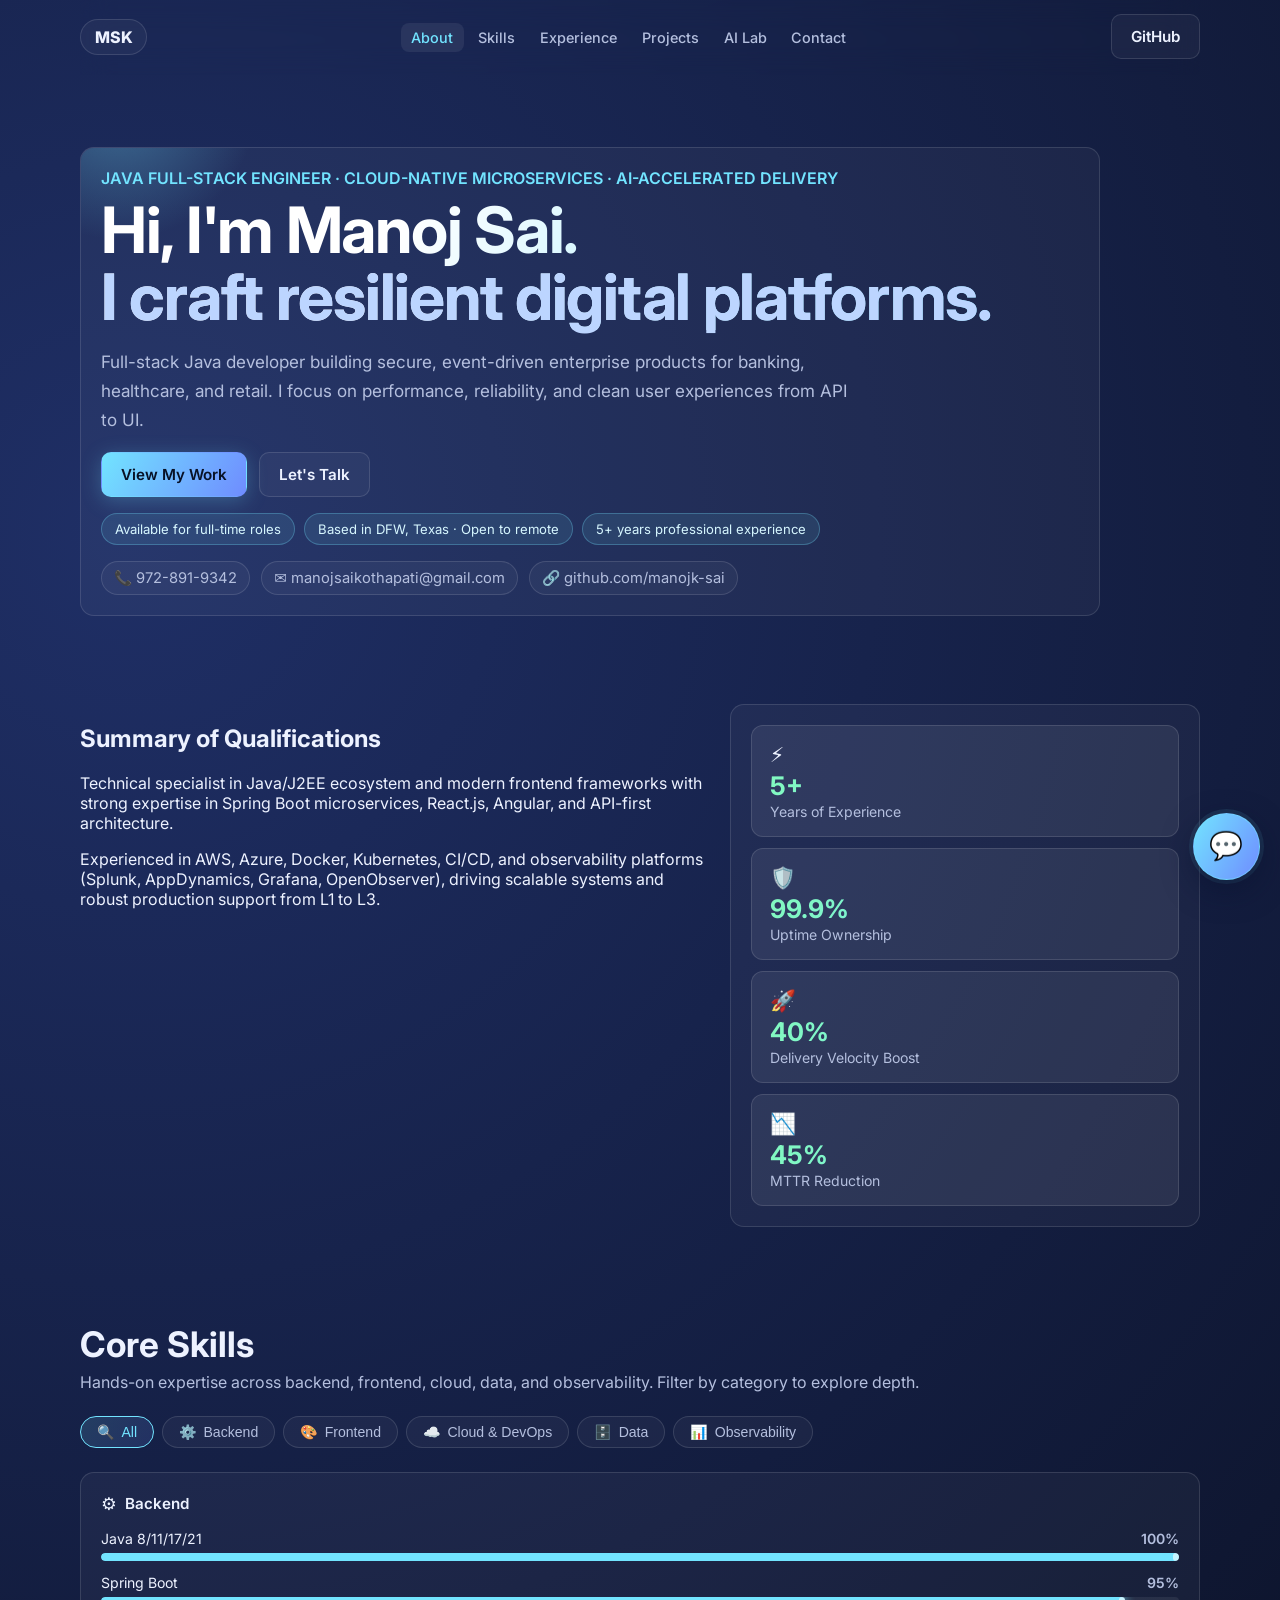
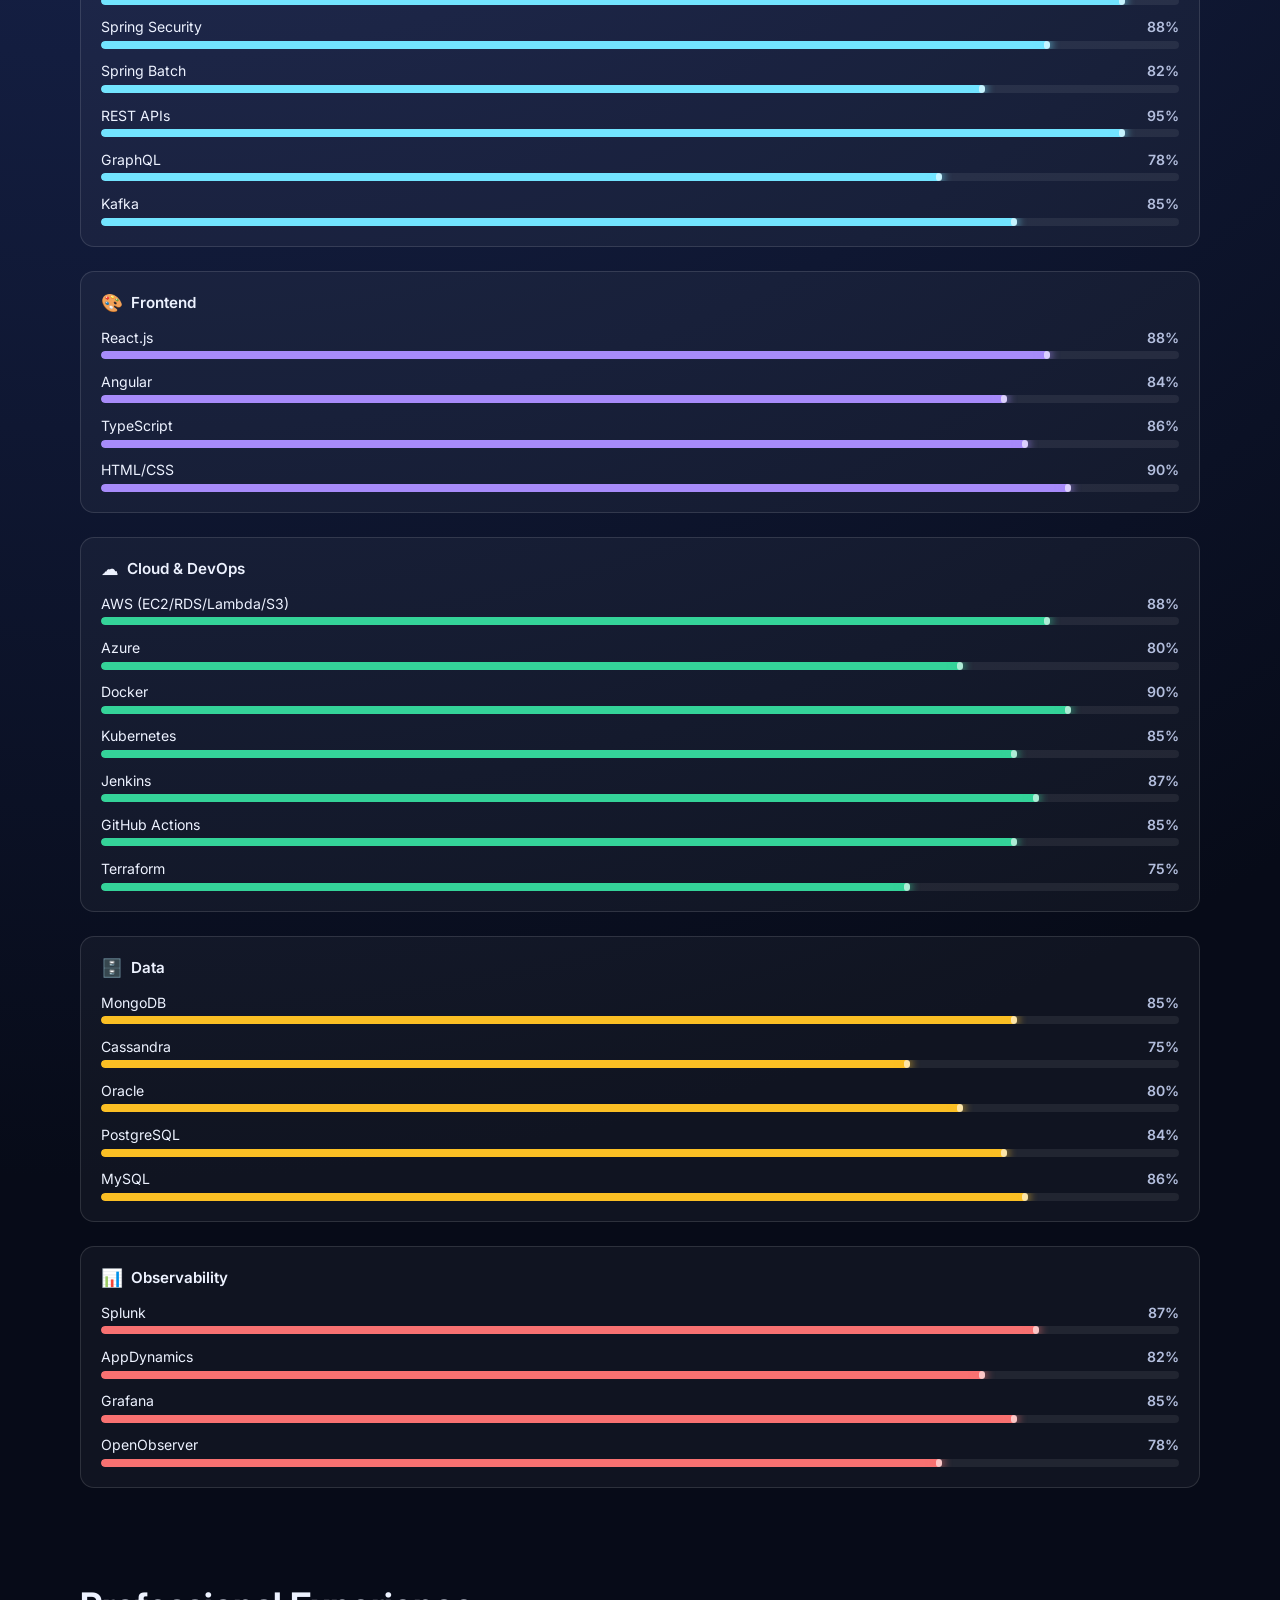
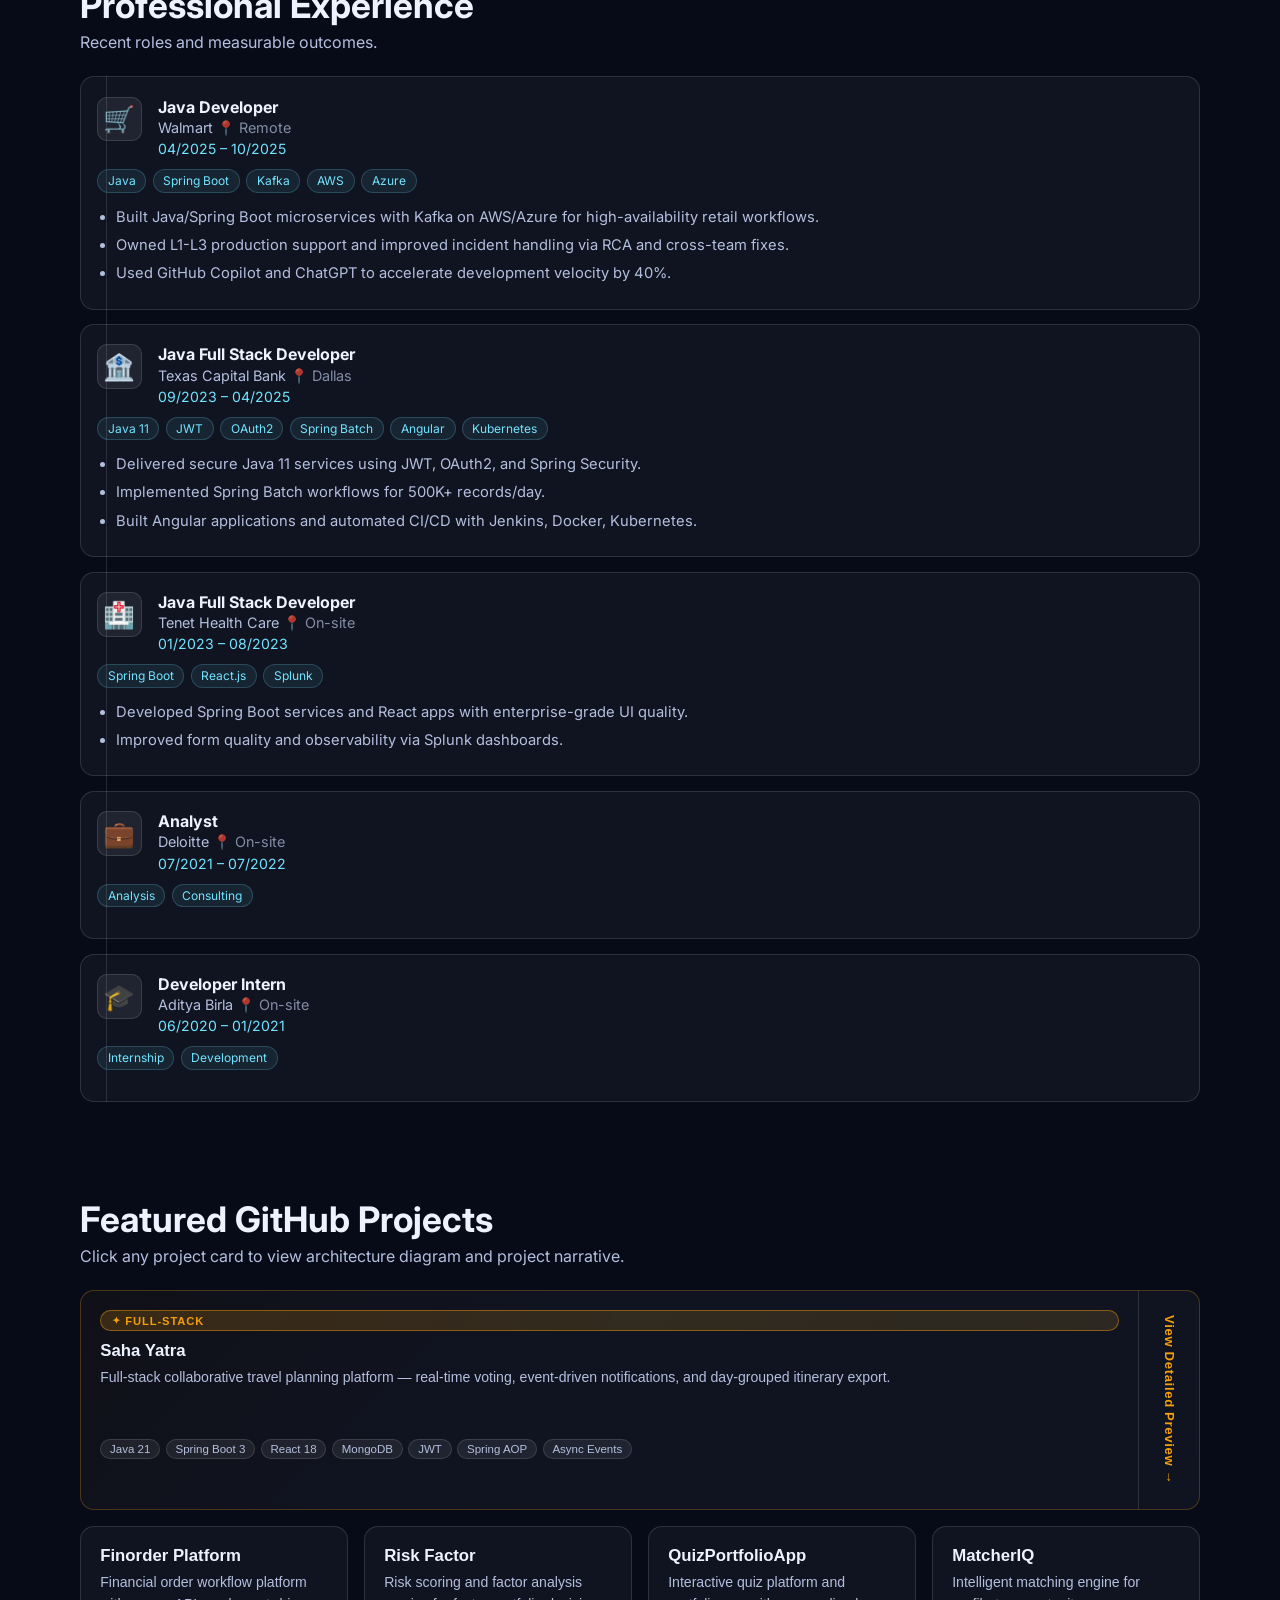
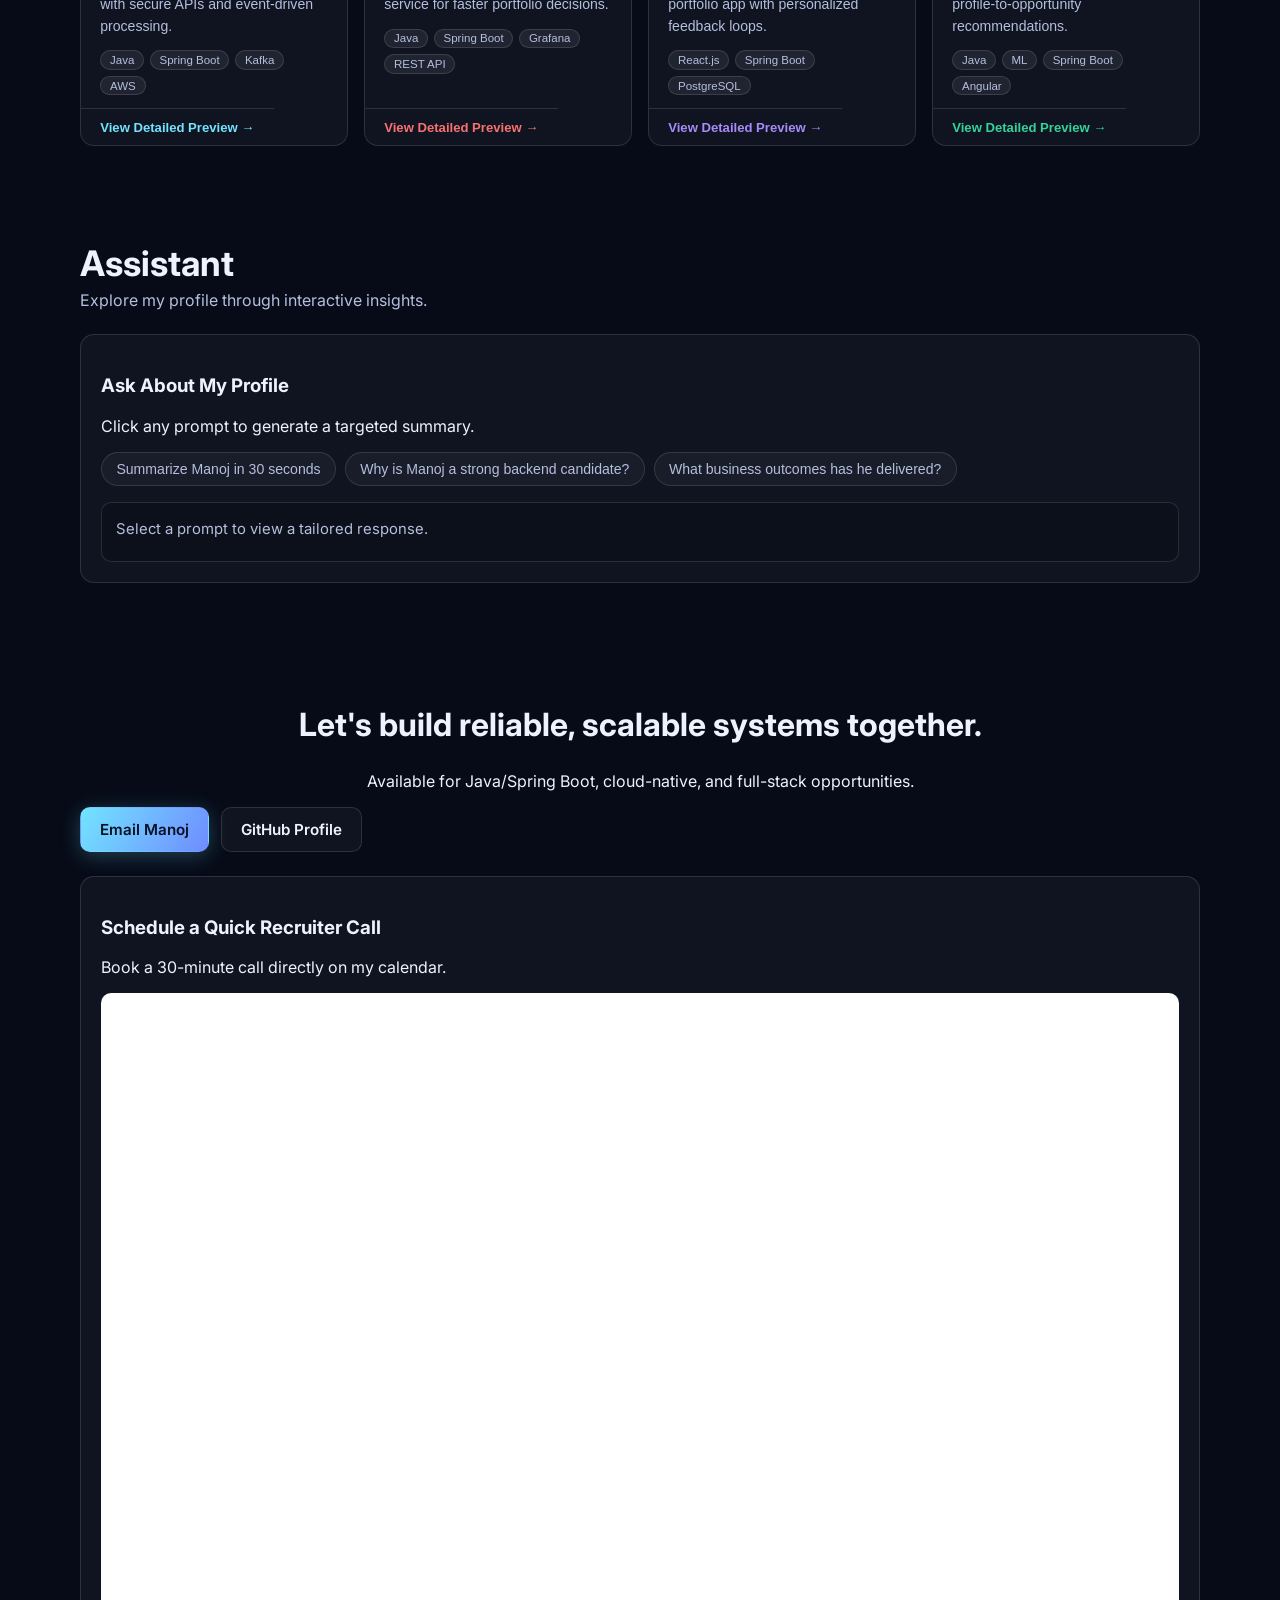
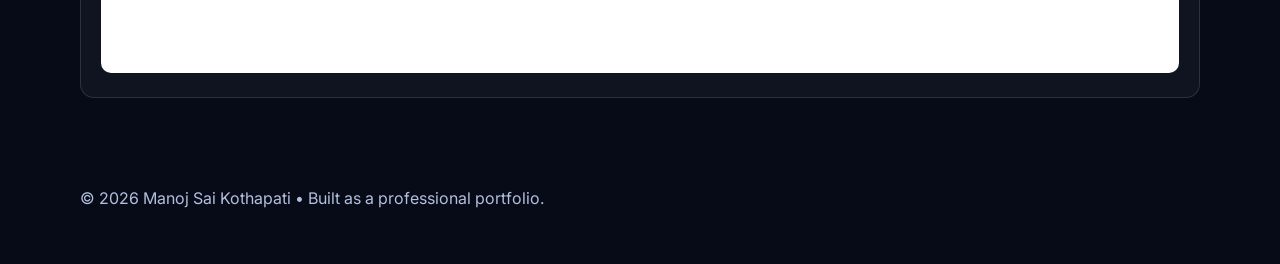
<file: index.html>
<!DOCTYPE html>
<html lang="en">
  <head>
    <meta charset="UTF-8" />
    <meta name="viewport" content="width=device-width, initial-scale=1.0" />
    <title>Manoj Sai Kothapati | AI-Driven Portfolio</title>
    <link rel="preconnect" href="https://fonts.googleapis.com" />
    <link rel="preconnect" href="https://fonts.gstatic.com" crossorigin />
    <link href="https://fonts.googleapis.com/css2?family=Inter:wght@400;500;600;700;800&display=swap" rel="stylesheet" />
    <link rel="stylesheet" href="styles.css" />
  </head>
  <body>
    <div class="mesh mesh-one"></div>
    <div class="mesh mesh-two"></div>

    <header class="container nav">
      <a class="logo" href="#home">MSK</a>
      <nav>
        <ul>
          <li><a href="#about">About</a></li>
          <li><a href="#skills">Skills</a></li>
          <li><a href="#experience">Experience</a></li>
          <li><a href="#projects">Projects</a></li>
          <li><a href="#ai-lab">AI Lab</a></li>
          <li><a href="#contact">Contact</a></li>
        </ul>
      </nav>
      <a class="btn btn-ghost" href="https://github.com/manojk-sai" target="_blank" rel="noreferrer">GitHub</a>
    </header>

    <main id="home" class="container">
      <section class="hero" id="hero">
        <div class="hero-shell panel">
          <p class="eyebrow">JAVA FULL-STACK ENGINEER · CLOUD-NATIVE MICROSERVICES · AI-ACCELERATED DELIVERY</p>
          <h1>Hi, I'm Manoj Sai.<br /><span>I craft resilient digital platforms.</span></h1>
          <p class="subtitle">
            Full-stack Java developer building secure, event-driven enterprise products for banking, healthcare, and retail. I focus on performance,
            reliability, and clean user experiences from API to UI.
          </p>
          <div class="hero-cta">
            <a class="btn btn-primary" href="#projects">View My Work</a>
            <a class="btn btn-secondary" href="#contact">Let's Talk</a>
          </div>
          <div class="hero-pills">
            <span>Available for full-time roles</span>
            <span>Based in DFW, Texas · Open to remote</span>
            <span>5+ years professional experience</span>
          </div>
          <div class="quick-info">
            <span>📞 972-891-9342</span>
            <span>✉️ manojsaikothapati@gmail.com</span>
            <span>🔗 github.com/manojk-sai</span>
          </div>
        </div>
      </section>

      <section id="about" class="section two-col">
        <article>
          <h2>Summary of Qualifications</h2>
          <p>
            Technical specialist in Java/J2EE ecosystem and modern frontend frameworks with strong expertise in Spring Boot microservices,
            React.js, Angular, and API-first architecture.
          </p>
          <p>
            Experienced in AWS, Azure, Docker, Kubernetes, CI/CD, and observability platforms (Splunk, AppDynamics, Grafana, OpenObserver),
            driving scalable systems and robust production support from L1 to L3.
          </p>
        </article>
        <aside class="panel metrics" id="metrics-grid"></aside>
      </section>

      <section id="skills" class="section">
        <div class="section-head">
          <h2>Core Skills</h2>
          <p>Hands-on expertise across backend, frontend, cloud, data, and observability. Filter by category to explore depth.</p>
        </div>
        <div id="skills-list"></div>
      </section>

      <section id="experience" class="section">
        <div class="section-head">
          <h2>Professional Experience</h2>
          <p>Recent roles and measurable outcomes.</p>
        </div>
        <div class="timeline" id="timeline"></div>
      </section>

      <section id="projects" class="section">
        <div class="section-head">
          <h2>Featured GitHub Projects</h2>
          <p>Click any project card to view architecture diagram and project narrative.</p>
        </div>
        <div class="projects-grid" id="projects-grid"></div>
      </section>

      <section id="ai-lab" class="section ai-lab">
        <div class="section-head">
          <h2>Assistant</h2>
          <p>Explore my profile through interactive insights.</p>
        </div>
        <div class="ai-grid">
          <article class="panel">
            <h3>Ask About My Profile</h3>
            <p class="muted">Click any prompt to generate a targeted summary.</p>
            <div class="prompt-buttons" id="prompt-buttons"></div>
            <div class="response" id="ai-response">Select a prompt to view a tailored response.</div>
          </article>
        </div>
      </section>

      <section id="contact" class="section contact">
        <h2>Let's build reliable, scalable systems together.</h2>
        <p>Available for Java/Spring Boot, cloud-native, and full-stack opportunities.</p>
        <div class="hero-cta">
          <a class="btn btn-primary" href="mailto:manojsaikothapati@gmail.com">Email Manoj</a>
          <a class="btn btn-secondary" href="https://github.com/manojk-sai" target="_blank" rel="noreferrer">GitHub Profile</a>
        </div>
        <article class="panel calendly-panel">
          <h3>Schedule a Quick Recruiter Call</h3>
          <p class="muted">Book a 30-minute call directly on my calendar.</p>
          <iframe
            title="Schedule a 30 minute call with Manoj"
            src="https://calendly.com/manojsaikothapati/30min"
            loading="lazy"
            class="calendly-frame"
          ></iframe>
        </article>
      </section>
    </main>

    <div class="modal" id="project-modal" aria-hidden="true">
      <div class="modal-backdrop" id="modal-backdrop"></div>
      <article class="modal-content" role="dialog" aria-modal="true" aria-labelledby="modal-title">
        <button id="modal-close" class="modal-close" type="button" aria-label="Close project details">×</button>
        <h3 id="modal-title"></h3>
        <p class="muted"><a id="modal-link" target="_blank" rel="noreferrer"></a></p>
        <pre id="modal-diagram" class="diagram"></pre>
        <ol id="modal-script" class="modal-script"></ol>
      </article>
    </div>

    <button class="chat-launcher" id="chat-launcher" type="button" aria-label="Open portfolio chat" aria-expanded="false" aria-controls="chat-widget">💬</button>

    <aside class="chat-widget" id="chat-widget" aria-hidden="true">
      <div class="chat-widget-head">
        <h3>Manoj's bot</h3>
        <button class="chat-close" id="chat-close" type="button" aria-label="Close chat">×</button>
      </div>
      <div class="chat-window" id="chat-window" aria-live="polite"></div>
      <p class="chat-hint">Choose a question to continue:</p>
      <div class="chat-suggestions" id="chat-suggestions"></div>
    </aside>

    <footer class="container footer">
      <p>© <span id="year"></span> Manoj Sai Kothapati • Built as a professional portfolio.</p>
    </footer>

    <script src="script.js"></script>
  </body>
</html>
</file>
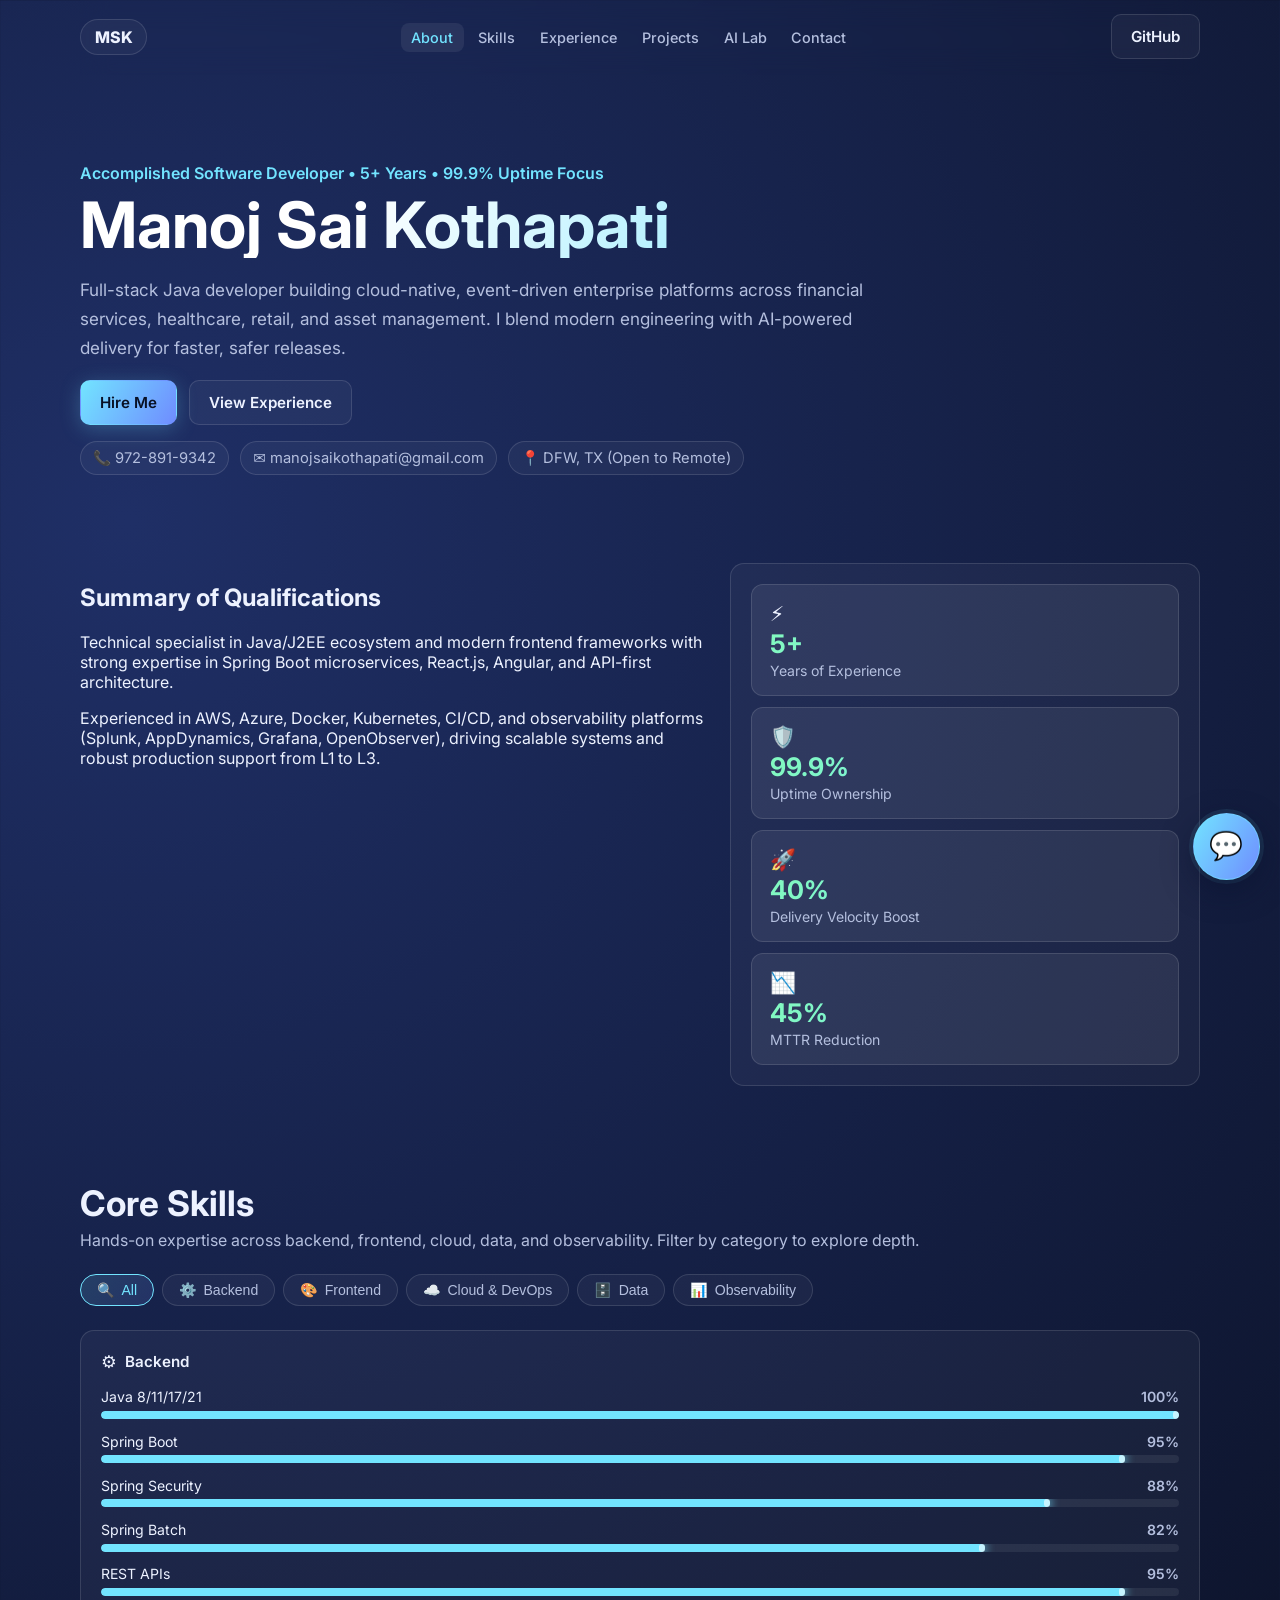
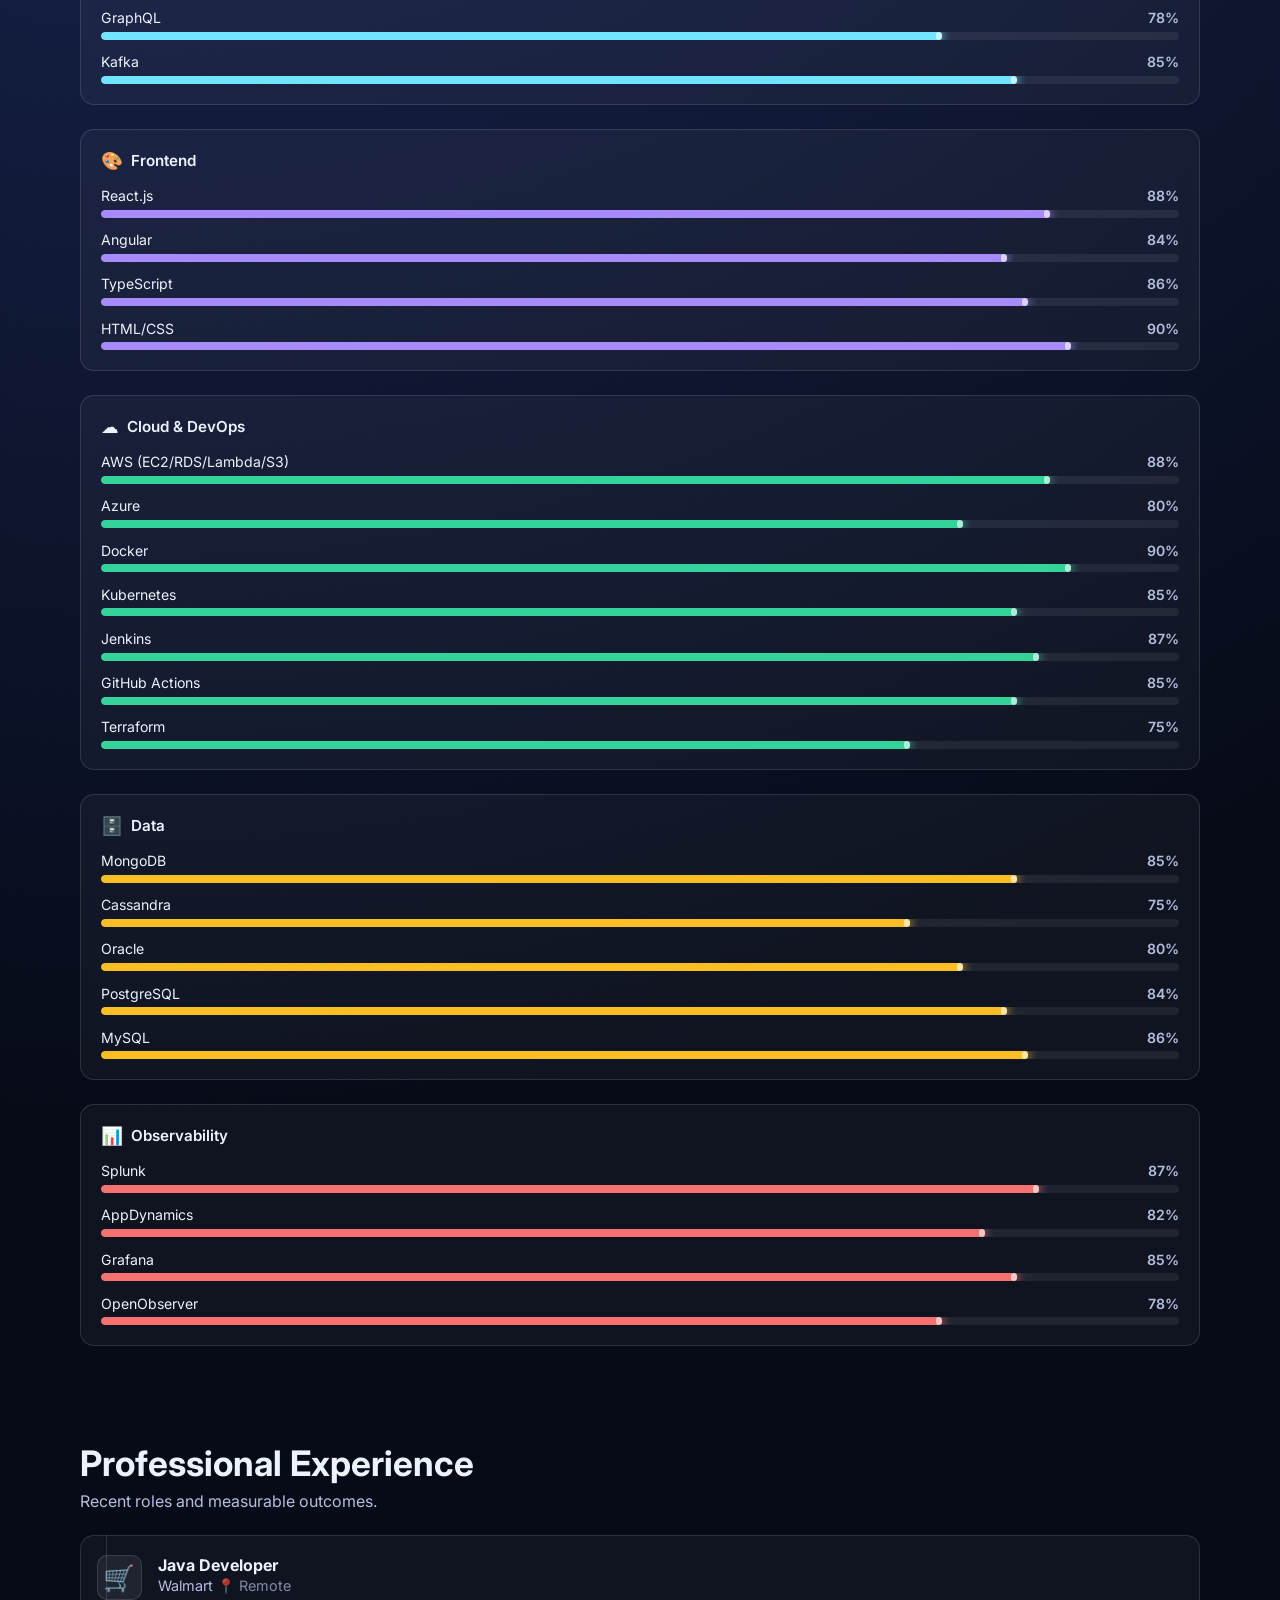
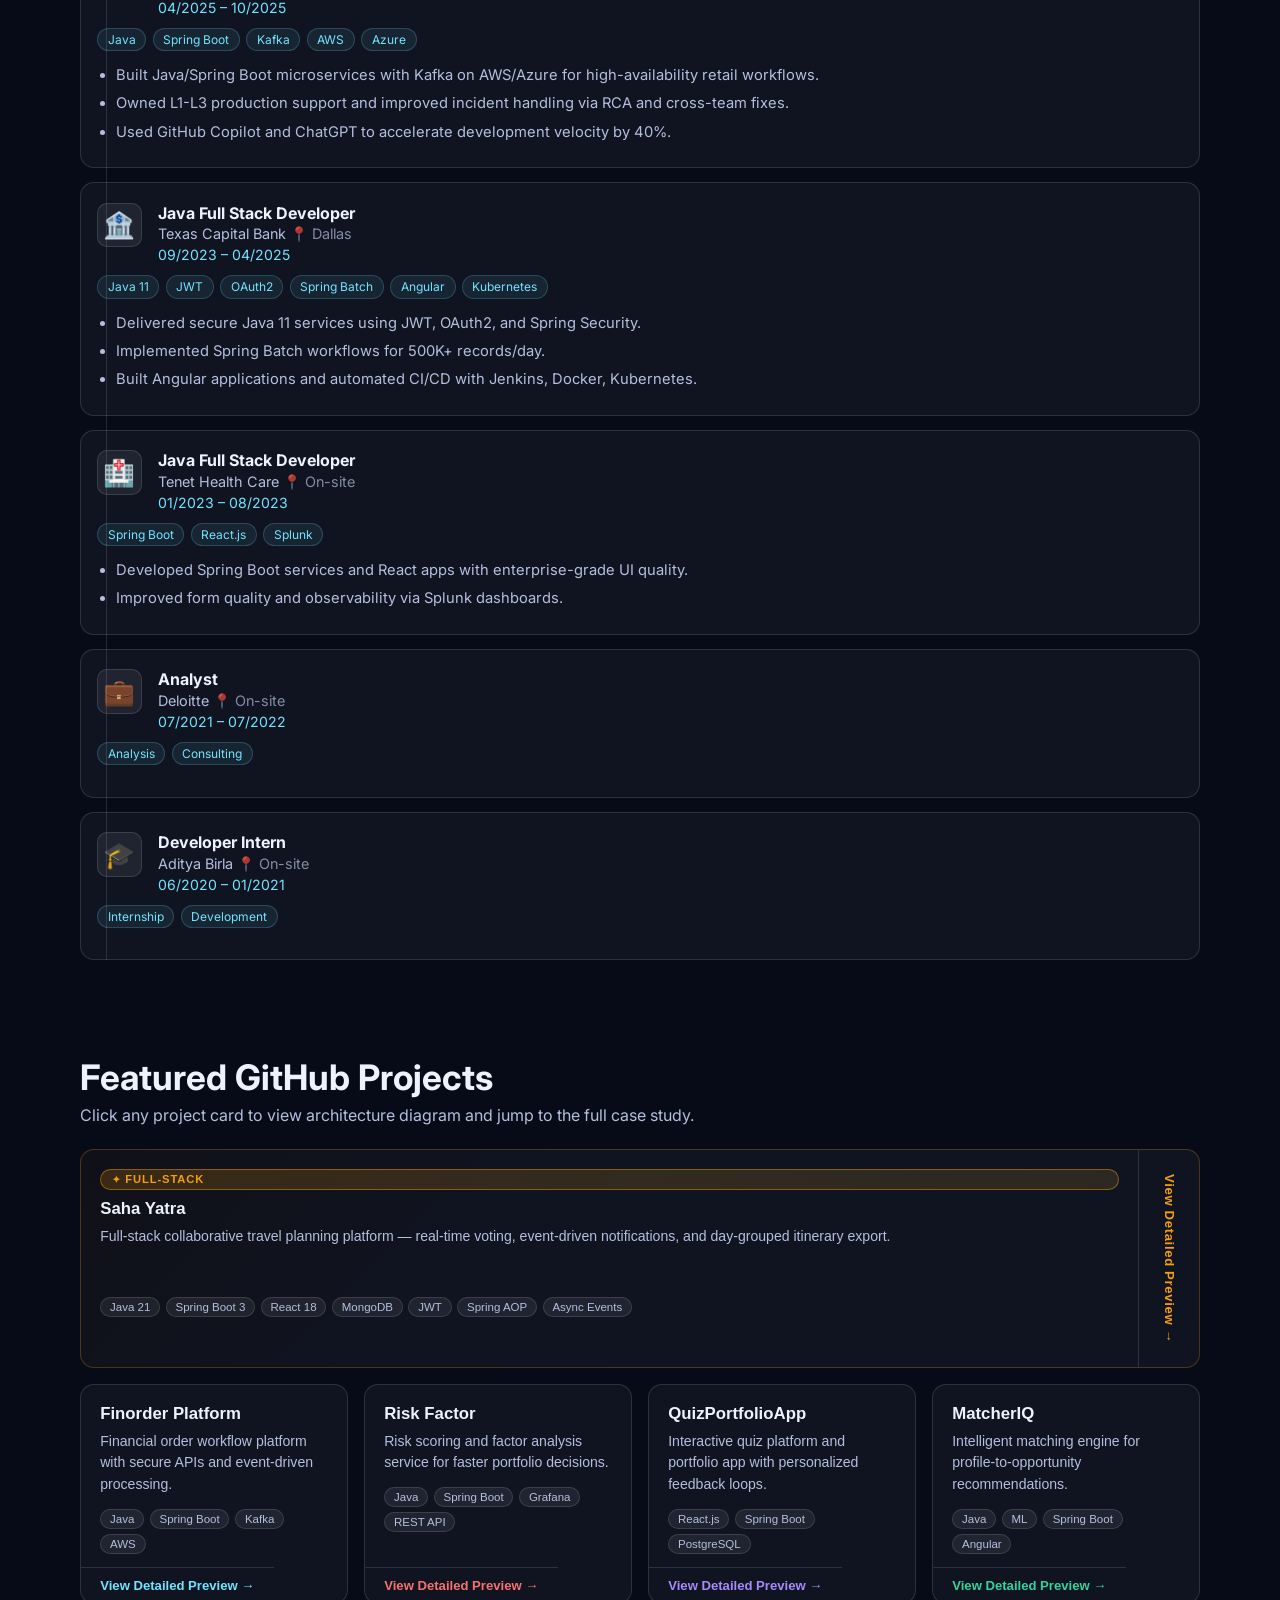
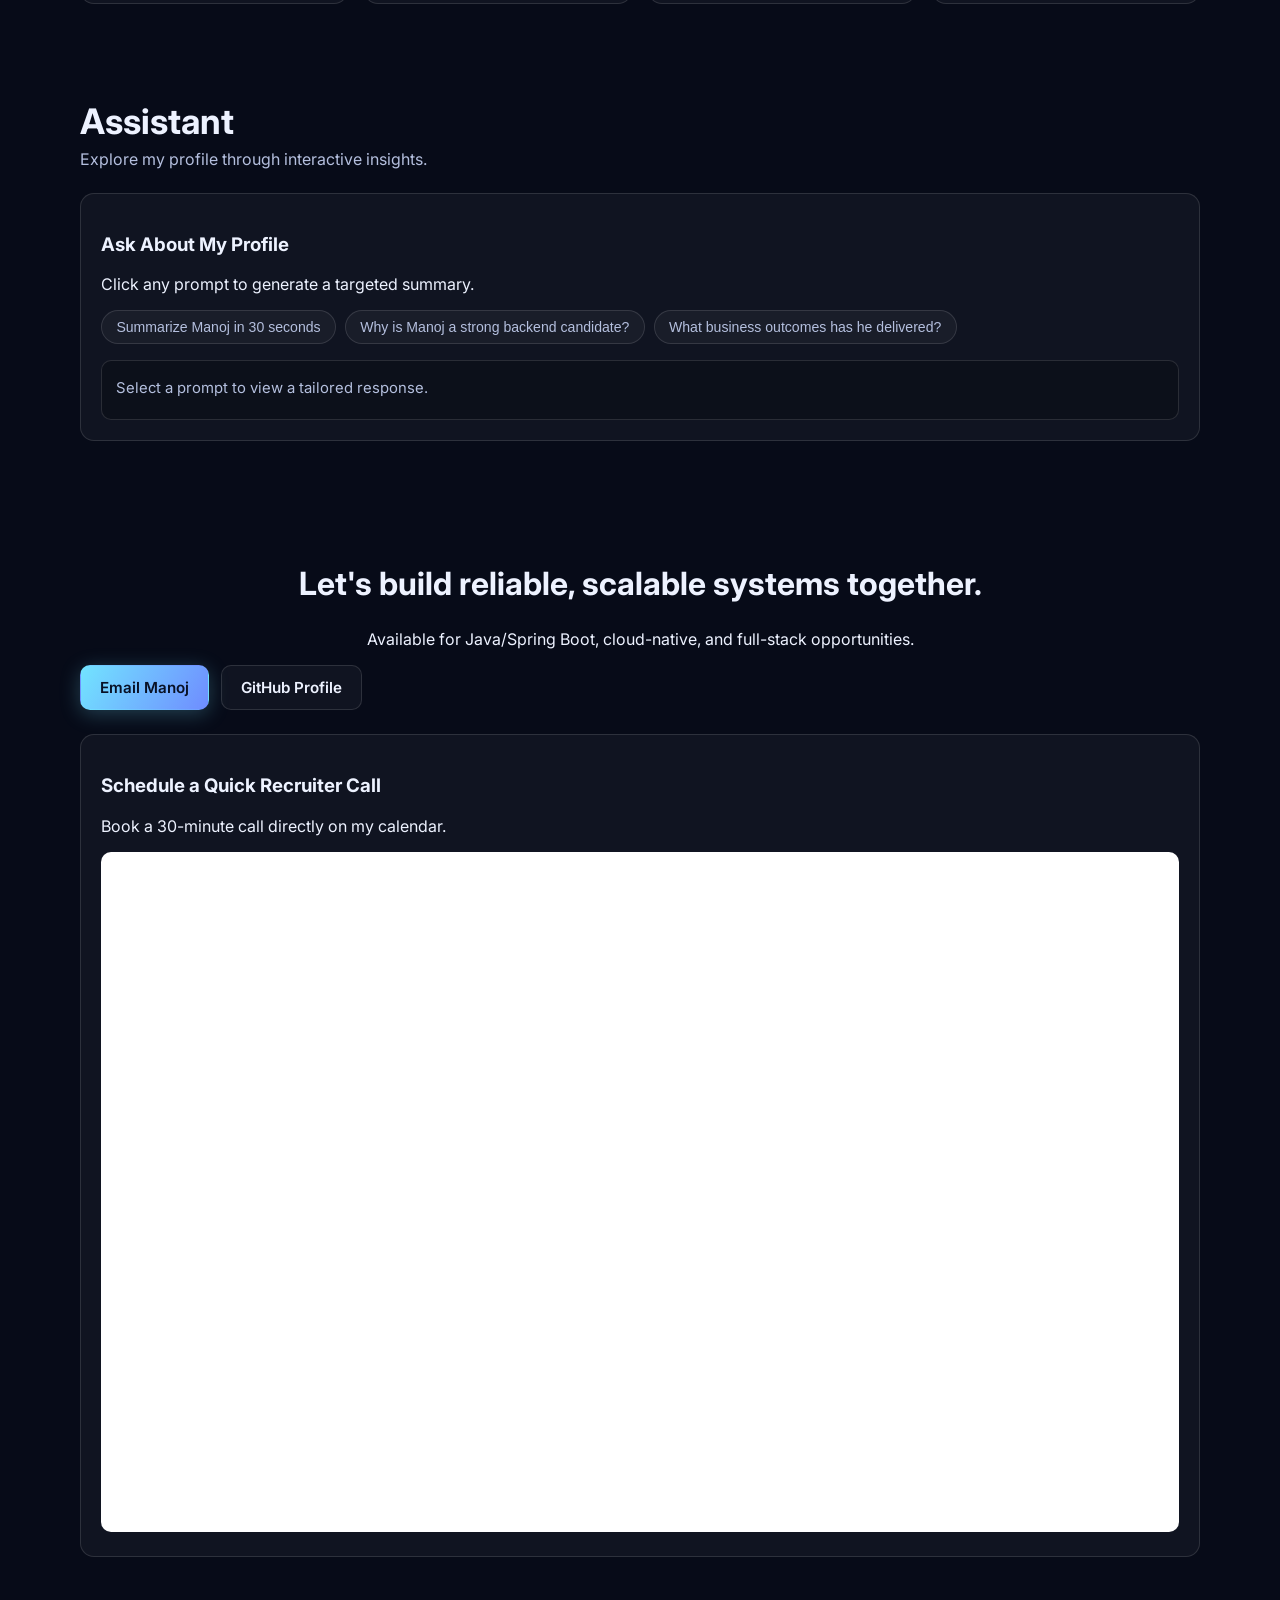
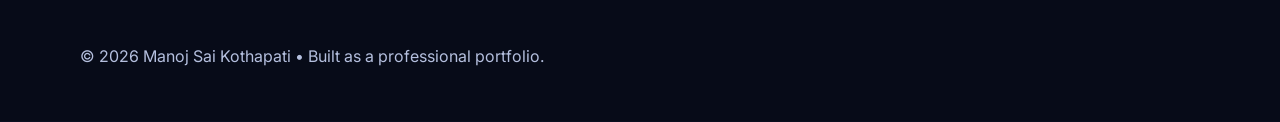
<file: pr-preview/pr-2/index.html>
<!DOCTYPE html>
<html lang="en">
  <head>
    <meta charset="UTF-8" />
    <meta name="viewport" content="width=device-width, initial-scale=1.0" />
    <title>Manoj Sai Kothapati | AI-Driven Portfolio</title>
    <link rel="preconnect" href="https://fonts.googleapis.com" />
    <link rel="preconnect" href="https://fonts.gstatic.com" crossorigin />
    <link href="https://fonts.googleapis.com/css2?family=Inter:wght@400;500;600;700;800&display=swap" rel="stylesheet" />
    <link rel="stylesheet" href="styles.css" />
  </head>
  <body>
    <div class="mesh mesh-one"></div>
    <div class="mesh mesh-two"></div>

    <header class="container nav">
      <a class="logo" href="#home">MSK</a>
      <nav>
        <ul>
          <li><a href="#about">About</a></li>
          <li><a href="#skills">Skills</a></li>
          <li><a href="#experience">Experience</a></li>
          <li><a href="#projects">Projects</a></li>
          <li><a href="#ai-lab">AI Lab</a></li>
          <li><a href="#contact">Contact</a></li>
        </ul>
      </nav>
      <a class="btn btn-ghost" href="https://github.com/manojk-sai" target="_blank" rel="noreferrer">GitHub</a>
    </header>

    <main id="home" class="container">
      <section class="hero">
        <p class="eyebrow">Accomplished Software Developer • 5+ Years • 99.9% Uptime Focus</p>
        <h1>Manoj Sai Kothapati</h1>
        <p class="subtitle">
          Full-stack Java developer building cloud-native, event-driven enterprise platforms across financial services,
          healthcare, retail, and asset management. I blend modern engineering with AI-powered delivery for faster, safer releases.
        </p>
        <div class="hero-cta">
          <a class="btn btn-primary" href="#contact">Hire Me</a>
          <a class="btn btn-secondary" href="#experience">View Experience</a>
        </div>
        <div class="quick-info">
          <span>📞 972-891-9342</span>
          <span>✉️ manojsaikothapati@gmail.com</span>
          <span>📍 DFW, TX (Open to Remote)</span>
        </div>
      </section>

      <section id="about" class="section two-col">
        <article>
          <h2>Summary of Qualifications</h2>
          <p>
            Technical specialist in Java/J2EE ecosystem and modern frontend frameworks with strong expertise in Spring Boot microservices,
            React.js, Angular, and API-first architecture.
          </p>
          <p>
            Experienced in AWS, Azure, Docker, Kubernetes, CI/CD, and observability platforms (Splunk, AppDynamics, Grafana, OpenObserver),
            driving scalable systems and robust production support from L1 to L3.
          </p>
        </article>
        <aside class="panel metrics" id="metrics-grid"></aside>
      </section>

      <section id="skills" class="section">
        <div class="section-head">
          <h2>Core Skills</h2>
          <p>Hands-on expertise across backend, frontend, cloud, data, and observability. Filter by category to explore depth.</p>
        </div>
        <div id="skills-list"></div>
      </section>

      <section id="experience" class="section">
        <div class="section-head">
          <h2>Professional Experience</h2>
          <p>Recent roles and measurable outcomes.</p>
        </div>
        <div class="timeline" id="timeline"></div>
      </section>

      <section id="projects" class="section">
        <div class="section-head">
          <h2>Featured GitHub Projects</h2>
          <p>Click any project card to view architecture diagram and jump to the full case study.</p>
        </div>
        <div class="projects-grid" id="projects-grid"></div>
      </section>


      

      <section id="ai-lab" class="section ai-lab">
        <div class="section-head">
          <h2>Assistant</h2>
          <p>Explore my profile through interactive insights.</p>
        </div>
        <div class="ai-grid">
          <article class="panel">
            <h3>Ask About My Profile</h3>
            <p class="muted">Click any prompt to generate a targeted summary.</p>
            <div class="prompt-buttons" id="prompt-buttons"></div>
            <div class="response" id="ai-response">Select a prompt to view a tailored response.</div>
          </article>
        </div>
      </section>

      <section id="contact" class="section contact">
        <h2>Let's build reliable, scalable systems together.</h2>
        <p>Available for Java/Spring Boot, cloud-native, and full-stack opportunities.</p>
        <div class="hero-cta">
          <a class="btn btn-primary" href="mailto:manojsaikothapati@gmail.com">Email Manoj</a>
          <a class="btn btn-secondary" href="https://github.com/manojk-sai" target="_blank" rel="noreferrer">GitHub Profile</a>
        </div>
        <article class="panel calendly-panel">
          <h3>Schedule a Quick Recruiter Call</h3>
          <p class="muted">Book a 30-minute call directly on my calendar.</p>
          <iframe
            title="Schedule a 30 minute call with Manoj"
            src="https://calendly.com/manojsaikothapati/30min"
            loading="lazy"
            class="calendly-frame"
          ></iframe>
        </article>
      </section>
    </main>

    <div class="modal" id="project-modal" aria-hidden="true">
      <div class="modal-backdrop" id="modal-backdrop"></div>
      <article class="modal-content" role="dialog" aria-modal="true" aria-labelledby="modal-title">
        <button id="modal-close" class="modal-close" type="button" aria-label="Close project details">×</button>
        <h3 id="modal-title"></h3>
        <p class="muted"><a id="modal-link" target="_blank" rel="noreferrer"></a></p>
        <pre id="modal-diagram" class="diagram"></pre>
        <ol id="modal-script" class="modal-script"></ol>
      </article>
    </div>

    <button class="chat-launcher" id="chat-launcher" type="button" aria-label="Open portfolio chat" aria-expanded="false" aria-controls="chat-widget">💬</button>

    <aside class="chat-widget" id="chat-widget" aria-hidden="true">
      <div class="chat-widget-head">
        <h3>Manoj's bot</h3>
        <button class="chat-close" id="chat-close" type="button" aria-label="Close chat">×</button>
      </div>
      <div class="chat-window" id="chat-window" aria-live="polite"></div>
      <p class="chat-hint">Choose a question to continue:</p>
      <div class="chat-suggestions" id="chat-suggestions"></div>
    </aside>

    <footer class="container footer">
      <p>© <span id="year"></span> Manoj Sai Kothapati • Built as a professional portfolio.</p>
    </footer>

    <script src="script.js"></script>
  </body>
</html>
</file>
<file: styles.css>
/* ─── TOKENS ─────────────────────────────────────────────────── */
:root {
  --bg: #070b18;
  --surface: rgba(255, 255, 255, 0.04);
  --surface-2: rgba(255, 255, 255, 0.07);
  --text: #edf2ff;
  --muted: #b4bfde;
  --line: rgba(255, 255, 255, 0.12);
  --accent: #72e4ff;
  --accent-2: #6f8cff;
  --success: #82f9bf;
  --radius: 14px;
  --transition: 0.22s ease;
}

/* ─── RESET ──────────────────────────────────────────────────── */
*, *::before, *::after { box-sizing: border-box; }
html, body {
  margin: 0; padding: 0;
  font-family: "Inter", system-ui, sans-serif;
  color: var(--text);
  background: radial-gradient(circle at 10% 8%, #1f2f66 0%, var(--bg) 36%), var(--bg);
  scroll-behavior: smooth;
}
a { color: inherit; text-decoration: none; }

/* ─── LAYOUT ─────────────────────────────────────────────────── */
.container { width: min(1120px, calc(100% - 2rem)); margin: 0 auto; }
.section { padding: 3rem 0; }
.two-col { display: grid; grid-template-columns: 1.35fr 1fr; gap: 1rem; }

/* ─── NAV ────────────────────────────────────────────────────── */
.nav {
  position: sticky; top: 0; z-index: 20;
  display: flex; align-items: center; justify-content: space-between; gap: 1rem;
  padding: 0.9rem 0;
  backdrop-filter: blur(14px);
  border-bottom: 1px solid transparent;
  transition: border-color 0.3s;
}
.nav ul { list-style: none; margin: 0; padding: 0; display: flex; gap: 0.25rem; }
.nav li a {
  color: var(--muted); font-weight: 500; font-size: 0.9rem;
  padding: 0.4rem 0.65rem; border-radius: 8px;
  transition: color var(--transition), background var(--transition);
}
.nav li a:hover, .nav li a.nav-active {
  color: var(--text); background: var(--surface-2);
}
.nav li a.nav-active { color: var(--accent); }
.logo {
  border: 1px solid var(--line); border-radius: 999px;
  padding: 0.42rem 0.85rem; font-weight: 800;
  background: var(--surface);
  transition: border-color var(--transition), background var(--transition);
}
.logo:hover { border-color: var(--accent); }

/* ─── MESH / BG ──────────────────────────────────────────────── */
.mesh {
  position: fixed; width: 380px; height: 380px;
  filter: blur(110px); border-radius: 50%; z-index: -1; pointer-events: none;
}
.mesh-one { top: -80px; left: -50px; background: rgba(95, 129, 255, 0.3); }
.mesh-two { right: -80px; top: 220px; background: rgba(76, 227, 255, 0.18); }

/* ─── HERO ───────────────────────────────────────────────────── */
.hero { padding: 4.5rem 0 2.5rem; max-width: 1020px; }
.hero-shell {
  position: relative;
  padding: 2.1rem;
  background: linear-gradient(145deg, rgba(255,255,255,0.08), rgba(255,255,255,0.03));
  overflow: hidden;
}
.hero-shell::before {
  content: "";
  position: absolute;
  inset: -40% auto auto -10%;
  width: 280px;
  height: 280px;
  border-radius: 50%;
  background: radial-gradient(circle, rgba(114,228,255,0.35), transparent 70%);
  pointer-events: none;
}
.hero-shell > * { position: relative; z-index: 1; }
.eyebrow { color: var(--accent); font-weight: 600; margin: 0 0 0.5rem; }
h1 {
  letter-spacing: -0.02em;
  margin: 0.25rem 0 0;
  font-size: clamp(2rem, 6vw, 4rem);
  line-height: 1.05;
  background: linear-gradient(120deg, #fff 30%, var(--accent));
  -webkit-background-clip: text; -webkit-text-fill-color: transparent; background-clip: text;
}
.subtitle { color: var(--muted); line-height: 1.7; font-size: 1.07rem; max-width: 760px; }
h1 span {
  color: #bcd5ff;
  -webkit-text-fill-color: initial;
  background: none;
}
.hero-cta, .quick-info { display: flex; flex-wrap: wrap; gap: 0.7rem; margin-top: 1rem; }
.hero-pills { display: flex; flex-wrap: wrap; gap: 0.6rem; margin-top: 1rem; }
.hero-pills span {
  background: rgba(114,228,255,0.1);
  border: 1px solid rgba(114,228,255,0.28);
  color: #d7f7ff;
  border-radius: 999px;
  font-size: 0.82rem;
  padding: 0.45rem 0.8rem;
}

.quick-info span {
  border: 1px solid var(--line); border-radius: 999px;
  padding: 0.45rem 0.75rem; color: var(--muted); font-size: 0.92rem;
  background: var(--surface);
  transition: border-color var(--transition);
}
.quick-info span:hover { border-color: var(--accent); color: var(--text); }

/* ─── BUTTONS ────────────────────────────────────────────────── */
.btn {
  border-radius: 10px; padding: 0.75rem 1.2rem; font-weight: 600;
  border: 1px solid transparent;
  display: inline-flex; align-items: center; justify-content: center;
  transition: transform var(--transition), box-shadow var(--transition), opacity var(--transition);
  cursor: pointer; font-size: 0.95rem;
}
.btn:hover { transform: translateY(-2px); }
.btn-primary {
  background: linear-gradient(120deg, var(--accent), var(--accent-2));
  color: #081126;
  box-shadow: 0 4px 20px rgba(114, 228, 255, 0.25);
}
.btn-primary:hover { box-shadow: 0 8px 30px rgba(114, 228, 255, 0.4); }
.btn-secondary, .btn-ghost {
  border-color: var(--line); background: var(--surface); color: var(--text);
}
.btn-secondary:hover, .btn-ghost:hover { border-color: var(--accent); background: var(--surface-2); }

/* ─── PANEL ──────────────────────────────────────────────────── */
.panel {
  background: var(--surface);
  border: 1px solid var(--line);
  border-radius: var(--radius);
  padding: 1.25rem;
  transition: border-color var(--transition);
}

/* ─── METRICS ────────────────────────────────────────────────── */
.metrics { display: grid; gap: 0.7rem; }
.metric {
  background: var(--surface-2);
  border: 1px solid var(--line);
  border-radius: 12px;
  padding: 1rem 1.1rem;
  transition: border-color var(--transition), transform var(--transition);
  display: flex; flex-direction: column; gap: 0.15rem;
}
.metric:hover { border-color: var(--accent); transform: translateY(-2px); }
.metric-icon { font-size: 1.3rem; }
.metric h4 {
  margin: 0; font-size: 1.6rem;
  background: linear-gradient(120deg, var(--success), var(--accent));
  -webkit-background-clip: text; -webkit-text-fill-color: transparent; background-clip: text;
}
.metric p { margin: 0; color: var(--muted); font-size: 0.88rem; }

/* ─── SECTION HEADS ──────────────────────────────────────────── */
.section-head { margin-bottom: 1.5rem; }
.section-head h2 { margin: 0 0 0.4rem; font-size: clamp(1.5rem, 3vw, 2.2rem); }
.section-head p { color: var(--muted); margin: 0; }

/* ─── SKILLS ─────────────────────────────────────────────────── */
.skill-tabs {
  display: flex; flex-wrap: wrap; gap: 0.5rem;
  margin-bottom: 1.5rem;
}
.skill-tab {
  display: flex; align-items: center; gap: 0.4rem;
  background: var(--surface);
  border: 1px solid var(--line);
  border-radius: 999px;
  padding: 0.45rem 1rem;
  color: var(--muted);
  font-size: 0.88rem; font-weight: 500;
  cursor: pointer;
  transition: background var(--transition), border-color var(--transition), color var(--transition);
}
.skill-tab:hover { color: var(--text); border-color: rgba(255,255,255,0.3); }
.skill-tab.active {
  background: linear-gradient(120deg, rgba(114,228,255,0.15), rgba(111,140,255,0.15));
  border-color: var(--accent);
  color: var(--accent);
}

.skill-bars-container { display: flex; flex-direction: column; gap: 1.5rem; }
.skill-group {
  background: var(--surface);
  border: 1px solid var(--line);
  border-radius: var(--radius);
  padding: 1.25rem;
  transition: border-color var(--transition);
}
.skill-group:hover { border-color: rgba(255,255,255,0.2); }
.skill-group-header {
  display: flex; align-items: center; gap: 0.5rem;
  font-weight: 600; font-size: 0.95rem;
  margin-bottom: 1rem;
  color: var(--text);
}
.skill-group-icon { font-size: 1.1rem; }
.skill-bars { display: flex; flex-direction: column; gap: 0.85rem; }
.skill-bar-item {}
.skill-bar-label {
  display: flex; justify-content: space-between;
  font-size: 0.88rem; margin-bottom: 0.35rem;
}
.skill-bar-label span:first-child { color: var(--text); }
.skill-bar-pct { color: var(--muted); font-weight: 600; }
.skill-bar-track {
  background: rgba(255,255,255,0.07);
  border-radius: 999px;
  height: 8px; overflow: hidden;
}
.skill-bar-fill {
  height: 100%; width: 0;
  border-radius: 999px;
  background: linear-gradient(90deg, rgba(var(--color-r, 114), var(--color-g, 228), var(--color-b, 255), 0.5), var(--color, var(--accent)));
  background: var(--color, var(--accent));
  transition: width 1.1s cubic-bezier(0.22, 1, 0.36, 1);
  position: relative;
}
.skill-bar-fill::after {
  content: '';
  position: absolute; right: 0; top: 0; bottom: 0;
  width: 6px; border-radius: 999px;
  background: white;
  opacity: 0.6;
  box-shadow: 0 0 8px 2px var(--color, var(--accent));
}

/* ─── TIMELINE ───────────────────────────────────────────────── */
.timeline { display: flex; flex-direction: column; gap: 0.9rem; position: relative; }
.timeline::before {
  content: '';
  position: absolute; left: 1.6rem; top: 0; bottom: 0;
  width: 1px; background: var(--line);
}
.timeline-item {
  border: 1px solid var(--line);
  background: var(--surface);
  border-radius: var(--radius);
  padding: 1.2rem 1.2rem 1.2rem 1rem;
  transition: border-color var(--transition), transform var(--transition), background var(--transition);
}
.timeline-item:hover { border-color: rgba(255,255,255,0.25); background: var(--surface-2); transform: translateX(4px); }
.timeline-item-header { display: flex; align-items: flex-start; gap: 1rem; margin-bottom: 0.75rem; }
.timeline-logo {
  font-size: 1.6rem; width: 2.8rem; height: 2.8rem;
  display: flex; align-items: center; justify-content: center;
  background: var(--surface-2); border: 1px solid var(--line);
  border-radius: 10px; flex-shrink: 0;
}
.timeline-info { flex: 1; }
.timeline-info h3 { margin: 0 0 0.15rem; font-size: 1rem; }
.timeline-company { margin: 0; color: var(--muted); font-size: 0.9rem; }
.timeline-loc { opacity: 0.7; }
.timeline-meta { color: var(--accent); font-size: 0.88rem; margin: 0.2rem 0 0; }
.exp-tags { display: flex; flex-wrap: wrap; gap: 0.4rem; margin-bottom: 0.75rem; }
.exp-tag {
  font-size: 0.75rem; padding: 0.2rem 0.6rem;
  background: rgba(114, 228, 255, 0.08);
  border: 1px solid rgba(114, 228, 255, 0.2);
  border-radius: 999px; color: var(--accent);
}
.timeline-item ul { margin: 0; padding-left: 1.2rem; color: var(--muted); }
.timeline-item li { line-height: 1.65; font-size: 0.92rem; margin-bottom: 0.25rem; }

/* ─── PROJECTS ───────────────────────────────────────────────── */
.projects-grid { display: grid; grid-template-columns: repeat(auto-fit, minmax(240px, 1fr)); gap: 1rem; }

/* Featured card spans full width on larger screens */
.project-card--featured {
  grid-column: 1 / -1;
}

.project-card {
  border: 1px solid var(--line);
  background: var(--surface);
  border-radius: var(--radius);
  padding: 0;
  cursor: pointer; text-align: left;
  color: var(--text);
  overflow: hidden;
  display: flex; flex-direction: column;
  transition: border-color var(--transition), transform var(--transition), box-shadow var(--transition);
  position: relative;
}
.project-card:hover {
  border-color: var(--card-accent, var(--accent));
  transform: translateY(-4px);
  box-shadow: 0 12px 40px rgba(0,0,0,0.4), 0 0 0 1px var(--card-accent, var(--accent));
}

/* Featured card layout — horizontal on wide screens */
.project-card--featured .project-card-top {
  display: flex;
  flex-direction: column;
}

@media (min-width: 700px) {
  .project-card--featured {
    display: grid;
    grid-template-columns: 1fr auto;
    grid-template-rows: auto auto;
    align-items: start;
  }
  .project-card--featured .project-card-top {
    grid-column: 1 / 2;
    grid-row: 1 / 2;
  }
  .project-card--featured .proj-tech-row {
    grid-column: 1 / 2;
    grid-row: 2 / 3;
  }
  .project-card--featured .project-card-arrow {
    grid-column: 2 / 3;
    grid-row: 1 / 3;
    display: flex;
    align-items: center;
    border-top: none;
    border-left: 1px solid var(--line);
    padding: 1.5rem 1.4rem;
    writing-mode: vertical-rl;
    text-orientation: mixed;
    letter-spacing: 0.05em;
    height: 100%;
    transition: padding var(--transition), border-color var(--transition);
  }
  .project-card--featured:hover .project-card-arrow {
    padding-top: 1.8rem;
    border-color: var(--card-accent, var(--accent));
  }
}

.project-card-top { padding: 1.2rem 1.2rem 0.8rem; position: relative; }
.project-card-glow {
  position: absolute; inset: 0;
  background: radial-gradient(circle at 50% 0%, var(--card-accent, var(--accent)), transparent 70%);
  opacity: 0; transition: opacity 0.3s;
  pointer-events: none;
}
.project-card:hover .project-card-glow { opacity: 0.07; }
.project-card h3 { margin: 0 0 0.4rem; font-size: 1.05rem; }
.project-card p { margin: 0; color: var(--muted); font-size: 0.88rem; line-height: 1.55; }
.proj-tech-row { display: flex; flex-wrap: wrap; gap: 0.35rem; padding: 0 1.2rem 0.8rem; }
.proj-tech {
  font-size: 0.72rem; padding: 0.18rem 0.55rem;
  background: var(--surface-2); border: 1px solid var(--line);
  border-radius: 999px; color: var(--muted);
}
.project-card-arrow {
  margin-top: auto;
  padding: 0.65rem 1.2rem;
  border-top: 1px solid var(--line);
  font-size: 0.82rem; font-weight: 600;
  color: var(--card-accent, var(--accent));
  transition: padding var(--transition);
}
.project-card:hover .project-card-arrow { padding-left: 1.5rem; }

/* ─── PROJECT BADGE ──────────────────────────────────────────── */
.project-badge {
  display: inline-flex;
  align-items: center;
  gap: 0.3rem;
  font-size: 0.7rem;
  font-weight: 700;
  letter-spacing: 0.08em;
  text-transform: uppercase;
  padding: 0.22rem 0.65rem;
  border-radius: 999px;
  margin-bottom: 0.6rem;
  background: linear-gradient(120deg,
    rgba(245, 158, 11, 0.18),
    rgba(251, 191, 36, 0.12));
  border: 1px solid rgba(245, 158, 11, 0.45);
  color: #f59e0b;
  position: relative;
  z-index: 1;
}
.project-badge::before {
  content: '✦';
  font-size: 0.6rem;
}

/* Featured card subtle shimmer on the top border */
.project-card--featured {
  border-color: rgba(245, 158, 11, 0.25);
  background: linear-gradient(
    135deg,
    rgba(245, 158, 11, 0.04) 0%,
    var(--surface) 40%
  );
}
.project-card--featured:hover {
  border-color: #f59e0b;
  box-shadow: 0 16px 50px rgba(0,0,0,0.45),
              0 0 0 1px #f59e0b,
              0 0 40px rgba(245, 158, 11, 0.08);
}

/* ─── AI LAB ─────────────────────────────────────────────────── */
.ai-grid { display: grid; gap: 1rem; grid-template-columns: 1fr; }
.prompt-buttons { display: flex; flex-wrap: wrap; gap: 0.55rem; margin-bottom: 1rem; }
.prompt-btn {
  border: 1px solid var(--line);
  border-radius: 999px;
  padding: 0.5rem 0.9rem;
  background: var(--surface);
  color: var(--muted);
  cursor: pointer; font-size: 0.88rem;
  transition: background var(--transition), border-color var(--transition), color var(--transition);
}
.prompt-btn:hover { border-color: var(--accent); color: var(--text); background: var(--surface-2); }
.prompt-btn.active { border-color: var(--accent); color: var(--accent); background: rgba(114,228,255,0.08); }
.response {
  border: 1px solid var(--line);
  border-radius: 10px; padding: 0.9rem;
  background: rgba(0,0,0,0.2); color: var(--muted);
  line-height: 1.65; min-height: 60px;
  font-size: 0.93rem;
}

/* ─── CONTACT ────────────────────────────────────────────────── */
.contact { text-align: center; }
.contact h2 { font-size: clamp(1.4rem, 3vw, 2rem); }
.calendly-panel { margin-top: 1.5rem; text-align: left; }
.calendly-frame { width: 100%; height: 680px; border: 0; border-radius: 10px; background: #fff; }

/* ─── MODAL ──────────────────────────────────────────────────── */
.modal { position: fixed; inset: 0; display: none; z-index: 30; }
.modal.open { display: block; }
.modal-backdrop { position: absolute; inset: 0; background: rgba(0,0,0,0.7); backdrop-filter: blur(4px); }
.modal-content {
  position: relative;
  width: min(780px, calc(100% - 2rem));
  margin: 5vh auto; max-height: 90vh; overflow: auto;
  background: #081126;
  border: 1px solid var(--modal-accent, var(--line));
  border-radius: var(--radius);
  padding: 1.5rem;
  box-shadow: 0 0 60px rgba(0,0,0,0.6), 0 0 0 1px var(--modal-accent, transparent);
  animation: modal-in 0.2s ease;
}
@keyframes modal-in { from { opacity: 0; transform: scale(0.96) translateY(12px); } }
.modal-close {
  position: absolute; top: 0.9rem; right: 0.9rem;
  background: var(--surface-2);
  color: var(--text); border: 1px solid var(--line);
  border-radius: 8px; width: 2rem; height: 2rem; cursor: pointer;
  transition: background var(--transition), border-color var(--transition);
}
.modal-close:hover { background: var(--surface); border-color: var(--modal-accent); }
.diagram {
  border: 1px solid var(--line); border-radius: 10px;
  padding: 1rem; background: rgba(255,255,255,0.03);
  color: var(--modal-accent, var(--accent));
  white-space: pre-wrap; font-family: monospace; line-height: 1.7;
  margin: 1rem 0;
}
.modal-script { color: var(--muted); line-height: 1.7; padding-left: 0; list-style: none; }
.modal-script li { display: flex; gap: 0.7rem; margin-bottom: 0.5rem; align-items: flex-start; }
.step-num {
  background: var(--surface-2); border: 1px solid var(--line);
  border-radius: 6px; padding: 0.1rem 0.45rem;
  font-size: 0.78rem; font-weight: 700;
  color: var(--modal-accent, var(--accent));
  flex-shrink: 0; margin-top: 0.1rem;
}

/* ─── CHATBOT ────────────────────────────────────────────────── */
.chat-launcher {
  position: fixed; right: 1.25rem; bottom: 1.25rem;
  width: 4.2rem; height: 4.2rem; border-radius: 50%;
  border: 1px solid rgba(114,228,255,0.5);
  background: linear-gradient(120deg, var(--accent), var(--accent-2));
  color: #081126; font-size: 1.7rem;
  cursor: pointer; z-index: 45;
  box-shadow: 0 10px 30px rgba(10,19,49,0.6), 0 0 0 4px rgba(114,228,255,0.1);
  transition: transform var(--transition), box-shadow var(--transition);
}
.chat-launcher:hover { transform: scale(1.08); box-shadow: 0 14px 40px rgba(114,228,255,0.3); }
.chat-widget {
  position: fixed; right: 1.25rem; bottom: 6.5rem;
  width: min(380px, calc(100% - 2rem));
  border: 1px solid var(--line); border-radius: var(--radius);
  background: #081126; padding: 1rem;
  display: none; flex-direction: column; gap: 0.7rem;
  z-index: 45; box-shadow: 0 20px 60px rgba(0,0,0,0.55);
  animation: chat-in 0.2s ease;
}
@keyframes chat-in { from { opacity: 0; transform: translateY(12px) scale(0.97); } }
.chat-widget.open { display: flex; }
.chat-widget-head { display: flex; align-items: center; justify-content: space-between; }
.chat-widget-head h3 { margin: 0; font-size: 1rem; }
.chat-close {
  border: 1px solid var(--line); border-radius: 8px;
  width: 1.9rem; height: 1.9rem;
  background: transparent; color: var(--text); cursor: pointer;
  transition: background var(--transition);
}
.chat-close:hover { background: var(--surface-2); }
.chat-window {
  min-height: 200px; max-height: 270px; overflow-y: auto;
  border: 1px solid var(--line); border-radius: 10px;
  background: rgba(0,0,0,0.25); padding: 0.75rem;
  display: flex; flex-direction: column; gap: 0.6rem;
}
.chat-message {
  max-width: 86%; border-radius: 12px; padding: 0.65rem 0.8rem;
  line-height: 1.5; font-size: 0.91rem; animation: msg-in 0.2s ease;
}
@keyframes msg-in { from { opacity: 0; transform: translateY(6px); } }
.chat-message.user {
  align-self: flex-end;
  background: linear-gradient(120deg, rgba(114,228,255,0.18), rgba(111,140,255,0.22));
  border: 1px solid rgba(114,228,255,0.4);
}
.chat-message.bot {
  align-self: flex-start;
  background: var(--surface-2); border: 1px solid var(--line); color: var(--muted);
}
.chat-hint { margin: 0; color: var(--muted); font-size: 0.8rem; }
.chat-suggestions { display: flex; flex-wrap: wrap; gap: 0.45rem; }
.chat-suggestion {
  border: 1px solid var(--line); border-radius: 999px;
  padding: 0.32rem 0.65rem;
  background: transparent; color: var(--text);
  font-size: 0.77rem; cursor: pointer;
  transition: background var(--transition), border-color var(--transition), color var(--transition);
}
.chat-suggestion:hover { background: var(--surface-2); border-color: var(--accent); color: var(--accent); }

/* ─── FOOTER ─────────────────────────────────────────────────── */
.footer { color: var(--muted); padding: 1.6rem 0 2.5rem; }

/* ─── SCROLL REVEAL ──────────────────────────────────────────── */
.section, .timeline-item, .project-card, .metric {
  opacity: 0; transform: translateY(20px);
  transition: opacity 0.55s ease, transform 0.55s ease;
}
.section.revealed, .timeline-item.revealed, .project-card.revealed, .metric.revealed {
  opacity: 1; transform: none;
}
/* Stagger project cards */
.project-card:nth-child(2) { transition-delay: 0.08s; }
.project-card:nth-child(3) { transition-delay: 0.16s; }
.project-card:nth-child(4) { transition-delay: 0.24s; }
.project-card:nth-child(5) { transition-delay: 0.32s; }
.timeline-item:nth-child(2) { transition-delay: 0.07s; }
.timeline-item:nth-child(3) { transition-delay: 0.14s; }
.timeline-item:nth-child(4) { transition-delay: 0.21s; }

/* ─── RESPONSIVE ─────────────────────────────────────────────── */
@media (max-width: 900px) {
  .two-col, .ai-grid { grid-template-columns: 1fr; }
  .nav { flex-wrap: wrap; }
  .nav ul { gap: 0; }
  .calendly-frame { height: 520px; }
  .timeline::before { display: none; }
  .project-card--featured {
    grid-column: auto;
    display: flex;
  }
}
@media (max-width: 600px) {
  .nav ul { display: none; }
  .skill-tabs { gap: 0.35rem; }
}

@media (max-width: 760px) {
  .hero-shell { padding: 1.4rem; }
  .hero { padding-top: 3rem; }
}
</file>
<file: pr-preview/pr-2/styles.css>
/* ─── TOKENS ─────────────────────────────────────────────────── */
:root {
  --bg: #070b18;
  --surface: rgba(255, 255, 255, 0.04);
  --surface-2: rgba(255, 255, 255, 0.07);
  --text: #edf2ff;
  --muted: #b4bfde;
  --line: rgba(255, 255, 255, 0.12);
  --accent: #72e4ff;
  --accent-2: #6f8cff;
  --success: #82f9bf;
  --radius: 14px;
  --transition: 0.22s ease;
}

/* ─── RESET ──────────────────────────────────────────────────── */
*, *::before, *::after { box-sizing: border-box; }
html, body {
  margin: 0; padding: 0;
  font-family: "Inter", system-ui, sans-serif;
  color: var(--text);
  background: radial-gradient(circle at 10% 8%, #1f2f66 0%, var(--bg) 36%), var(--bg);
  scroll-behavior: smooth;
}
a { color: inherit; text-decoration: none; }

/* ─── LAYOUT ─────────────────────────────────────────────────── */
.container { width: min(1120px, calc(100% - 2rem)); margin: 0 auto; }
.section { padding: 3rem 0; }
.two-col { display: grid; grid-template-columns: 1.35fr 1fr; gap: 1rem; }

/* ─── NAV ────────────────────────────────────────────────────── */
.nav {
  position: sticky; top: 0; z-index: 20;
  display: flex; align-items: center; justify-content: space-between; gap: 1rem;
  padding: 0.9rem 0;
  backdrop-filter: blur(14px);
  border-bottom: 1px solid transparent;
  transition: border-color 0.3s;
}
.nav ul { list-style: none; margin: 0; padding: 0; display: flex; gap: 0.25rem; }
.nav li a {
  color: var(--muted); font-weight: 500; font-size: 0.9rem;
  padding: 0.4rem 0.65rem; border-radius: 8px;
  transition: color var(--transition), background var(--transition);
}
.nav li a:hover, .nav li a.nav-active {
  color: var(--text); background: var(--surface-2);
}
.nav li a.nav-active { color: var(--accent); }
.logo {
  border: 1px solid var(--line); border-radius: 999px;
  padding: 0.42rem 0.85rem; font-weight: 800;
  background: var(--surface);
  transition: border-color var(--transition), background var(--transition);
}
.logo:hover { border-color: var(--accent); }

/* ─── MESH / BG ──────────────────────────────────────────────── */
.mesh {
  position: fixed; width: 380px; height: 380px;
  filter: blur(110px); border-radius: 50%; z-index: -1; pointer-events: none;
}
.mesh-one { top: -80px; left: -50px; background: rgba(95, 129, 255, 0.3); }
.mesh-two { right: -80px; top: 220px; background: rgba(76, 227, 255, 0.18); }

/* ─── HERO ───────────────────────────────────────────────────── */
.hero { padding: 5.5rem 0 2.5rem; max-width: 900px; }
.eyebrow { color: var(--accent); font-weight: 600; margin: 0 0 0.5rem; }
h1 {
  margin: 0.25rem 0 0;
  font-size: clamp(2rem, 6vw, 4rem);
  line-height: 1.05;
  background: linear-gradient(120deg, #fff 30%, var(--accent));
  -webkit-background-clip: text; -webkit-text-fill-color: transparent; background-clip: text;
}
.subtitle { color: var(--muted); line-height: 1.7; font-size: 1.07rem; max-width: 820px; }
.hero-cta, .quick-info { display: flex; flex-wrap: wrap; gap: 0.7rem; margin-top: 1rem; }
.quick-info span {
  border: 1px solid var(--line); border-radius: 999px;
  padding: 0.45rem 0.75rem; color: var(--muted); font-size: 0.92rem;
  background: var(--surface);
  transition: border-color var(--transition);
}
.quick-info span:hover { border-color: var(--accent); color: var(--text); }

/* ─── BUTTONS ────────────────────────────────────────────────── */
.btn {
  border-radius: 10px; padding: 0.75rem 1.2rem; font-weight: 600;
  border: 1px solid transparent;
  display: inline-flex; align-items: center; justify-content: center;
  transition: transform var(--transition), box-shadow var(--transition), opacity var(--transition);
  cursor: pointer; font-size: 0.95rem;
}
.btn:hover { transform: translateY(-2px); }
.btn-primary {
  background: linear-gradient(120deg, var(--accent), var(--accent-2));
  color: #081126;
  box-shadow: 0 4px 20px rgba(114, 228, 255, 0.25);
}
.btn-primary:hover { box-shadow: 0 8px 30px rgba(114, 228, 255, 0.4); }
.btn-secondary, .btn-ghost {
  border-color: var(--line); background: var(--surface); color: var(--text);
}
.btn-secondary:hover, .btn-ghost:hover { border-color: var(--accent); background: var(--surface-2); }

/* ─── PANEL ──────────────────────────────────────────────────── */
.panel {
  background: var(--surface);
  border: 1px solid var(--line);
  border-radius: var(--radius);
  padding: 1.25rem;
  transition: border-color var(--transition);
}

/* ─── METRICS ────────────────────────────────────────────────── */
.metrics { display: grid; gap: 0.7rem; }
.metric {
  background: var(--surface-2);
  border: 1px solid var(--line);
  border-radius: 12px;
  padding: 1rem 1.1rem;
  transition: border-color var(--transition), transform var(--transition);
  display: flex; flex-direction: column; gap: 0.15rem;
}
.metric:hover { border-color: var(--accent); transform: translateY(-2px); }
.metric-icon { font-size: 1.3rem; }
.metric h4 {
  margin: 0; font-size: 1.6rem;
  background: linear-gradient(120deg, var(--success), var(--accent));
  -webkit-background-clip: text; -webkit-text-fill-color: transparent; background-clip: text;
}
.metric p { margin: 0; color: var(--muted); font-size: 0.88rem; }

/* ─── SECTION HEADS ──────────────────────────────────────────── */
.section-head { margin-bottom: 1.5rem; }
.section-head h2 { margin: 0 0 0.4rem; font-size: clamp(1.5rem, 3vw, 2.2rem); }
.section-head p { color: var(--muted); margin: 0; }

/* ─── SKILLS ─────────────────────────────────────────────────── */
.skill-tabs {
  display: flex; flex-wrap: wrap; gap: 0.5rem;
  margin-bottom: 1.5rem;
}
.skill-tab {
  display: flex; align-items: center; gap: 0.4rem;
  background: var(--surface);
  border: 1px solid var(--line);
  border-radius: 999px;
  padding: 0.45rem 1rem;
  color: var(--muted);
  font-size: 0.88rem; font-weight: 500;
  cursor: pointer;
  transition: background var(--transition), border-color var(--transition), color var(--transition);
}
.skill-tab:hover { color: var(--text); border-color: rgba(255,255,255,0.3); }
.skill-tab.active {
  background: linear-gradient(120deg, rgba(114,228,255,0.15), rgba(111,140,255,0.15));
  border-color: var(--accent);
  color: var(--accent);
}

.skill-bars-container { display: flex; flex-direction: column; gap: 1.5rem; }
.skill-group {
  background: var(--surface);
  border: 1px solid var(--line);
  border-radius: var(--radius);
  padding: 1.25rem;
  transition: border-color var(--transition);
}
.skill-group:hover { border-color: rgba(255,255,255,0.2); }
.skill-group-header {
  display: flex; align-items: center; gap: 0.5rem;
  font-weight: 600; font-size: 0.95rem;
  margin-bottom: 1rem;
  color: var(--text);
}
.skill-group-icon { font-size: 1.1rem; }
.skill-bars { display: flex; flex-direction: column; gap: 0.85rem; }
.skill-bar-item {}
.skill-bar-label {
  display: flex; justify-content: space-between;
  font-size: 0.88rem; margin-bottom: 0.35rem;
}
.skill-bar-label span:first-child { color: var(--text); }
.skill-bar-pct { color: var(--muted); font-weight: 600; }
.skill-bar-track {
  background: rgba(255,255,255,0.07);
  border-radius: 999px;
  height: 8px; overflow: hidden;
}
.skill-bar-fill {
  height: 100%; width: 0;
  border-radius: 999px;
  background: linear-gradient(90deg, rgba(var(--color-r, 114), var(--color-g, 228), var(--color-b, 255), 0.5), var(--color, var(--accent)));
  background: var(--color, var(--accent));
  transition: width 1.1s cubic-bezier(0.22, 1, 0.36, 1);
  position: relative;
}
.skill-bar-fill::after {
  content: '';
  position: absolute; right: 0; top: 0; bottom: 0;
  width: 6px; border-radius: 999px;
  background: white;
  opacity: 0.6;
  box-shadow: 0 0 8px 2px var(--color, var(--accent));
}

/* ─── TIMELINE ───────────────────────────────────────────────── */
.timeline { display: flex; flex-direction: column; gap: 0.9rem; position: relative; }
.timeline::before {
  content: '';
  position: absolute; left: 1.6rem; top: 0; bottom: 0;
  width: 1px; background: var(--line);
}
.timeline-item {
  border: 1px solid var(--line);
  background: var(--surface);
  border-radius: var(--radius);
  padding: 1.2rem 1.2rem 1.2rem 1rem;
  transition: border-color var(--transition), transform var(--transition), background var(--transition);
}
.timeline-item:hover { border-color: rgba(255,255,255,0.25); background: var(--surface-2); transform: translateX(4px); }
.timeline-item-header { display: flex; align-items: flex-start; gap: 1rem; margin-bottom: 0.75rem; }
.timeline-logo {
  font-size: 1.6rem; width: 2.8rem; height: 2.8rem;
  display: flex; align-items: center; justify-content: center;
  background: var(--surface-2); border: 1px solid var(--line);
  border-radius: 10px; flex-shrink: 0;
}
.timeline-info { flex: 1; }
.timeline-info h3 { margin: 0 0 0.15rem; font-size: 1rem; }
.timeline-company { margin: 0; color: var(--muted); font-size: 0.9rem; }
.timeline-loc { opacity: 0.7; }
.timeline-meta { color: var(--accent); font-size: 0.88rem; margin: 0.2rem 0 0; }
.exp-tags { display: flex; flex-wrap: wrap; gap: 0.4rem; margin-bottom: 0.75rem; }
.exp-tag {
  font-size: 0.75rem; padding: 0.2rem 0.6rem;
  background: rgba(114, 228, 255, 0.08);
  border: 1px solid rgba(114, 228, 255, 0.2);
  border-radius: 999px; color: var(--accent);
}
.timeline-item ul { margin: 0; padding-left: 1.2rem; color: var(--muted); }
.timeline-item li { line-height: 1.65; font-size: 0.92rem; margin-bottom: 0.25rem; }

/* ─── PROJECTS ───────────────────────────────────────────────── */
.projects-grid { display: grid; grid-template-columns: repeat(auto-fit, minmax(240px, 1fr)); gap: 1rem; }

/* Featured card spans full width on larger screens */
.project-card--featured {
  grid-column: 1 / -1;
}

.project-card {
  border: 1px solid var(--line);
  background: var(--surface);
  border-radius: var(--radius);
  padding: 0;
  cursor: pointer; text-align: left;
  color: var(--text);
  overflow: hidden;
  display: flex; flex-direction: column;
  transition: border-color var(--transition), transform var(--transition), box-shadow var(--transition);
  position: relative;
}
.project-card:hover {
  border-color: var(--card-accent, var(--accent));
  transform: translateY(-4px);
  box-shadow: 0 12px 40px rgba(0,0,0,0.4), 0 0 0 1px var(--card-accent, var(--accent));
}

/* Featured card layout — horizontal on wide screens */
.project-card--featured .project-card-top {
  display: flex;
  flex-direction: column;
}

@media (min-width: 700px) {
  .project-card--featured {
    display: grid;
    grid-template-columns: 1fr auto;
    grid-template-rows: auto auto;
    align-items: start;
  }
  .project-card--featured .project-card-top {
    grid-column: 1 / 2;
    grid-row: 1 / 2;
  }
  .project-card--featured .proj-tech-row {
    grid-column: 1 / 2;
    grid-row: 2 / 3;
  }
  .project-card--featured .project-card-arrow {
    grid-column: 2 / 3;
    grid-row: 1 / 3;
    display: flex;
    align-items: center;
    border-top: none;
    border-left: 1px solid var(--line);
    padding: 1.5rem 1.4rem;
    writing-mode: vertical-rl;
    text-orientation: mixed;
    letter-spacing: 0.05em;
    height: 100%;
    transition: padding var(--transition), border-color var(--transition);
  }
  .project-card--featured:hover .project-card-arrow {
    padding-top: 1.8rem;
    border-color: var(--card-accent, var(--accent));
  }
}

.project-card-top { padding: 1.2rem 1.2rem 0.8rem; position: relative; }
.project-card-glow {
  position: absolute; inset: 0;
  background: radial-gradient(circle at 50% 0%, var(--card-accent, var(--accent)), transparent 70%);
  opacity: 0; transition: opacity 0.3s;
  pointer-events: none;
}
.project-card:hover .project-card-glow { opacity: 0.07; }
.project-card h3 { margin: 0 0 0.4rem; font-size: 1.05rem; }
.project-card p { margin: 0; color: var(--muted); font-size: 0.88rem; line-height: 1.55; }
.proj-tech-row { display: flex; flex-wrap: wrap; gap: 0.35rem; padding: 0 1.2rem 0.8rem; }
.proj-tech {
  font-size: 0.72rem; padding: 0.18rem 0.55rem;
  background: var(--surface-2); border: 1px solid var(--line);
  border-radius: 999px; color: var(--muted);
}
.project-card-arrow {
  margin-top: auto;
  padding: 0.65rem 1.2rem;
  border-top: 1px solid var(--line);
  font-size: 0.82rem; font-weight: 600;
  color: var(--card-accent, var(--accent));
  transition: padding var(--transition);
}
.project-card:hover .project-card-arrow { padding-left: 1.5rem; }

/* ─── PROJECT BADGE ──────────────────────────────────────────── */
.project-badge {
  display: inline-flex;
  align-items: center;
  gap: 0.3rem;
  font-size: 0.7rem;
  font-weight: 700;
  letter-spacing: 0.08em;
  text-transform: uppercase;
  padding: 0.22rem 0.65rem;
  border-radius: 999px;
  margin-bottom: 0.6rem;
  background: linear-gradient(120deg,
    rgba(245, 158, 11, 0.18),
    rgba(251, 191, 36, 0.12));
  border: 1px solid rgba(245, 158, 11, 0.45);
  color: #f59e0b;
  position: relative;
  z-index: 1;
}
.project-badge::before {
  content: '✦';
  font-size: 0.6rem;
}

/* Featured card subtle shimmer on the top border */
.project-card--featured {
  border-color: rgba(245, 158, 11, 0.25);
  background: linear-gradient(
    135deg,
    rgba(245, 158, 11, 0.04) 0%,
    var(--surface) 40%
  );
}
.project-card--featured:hover {
  border-color: #f59e0b;
  box-shadow: 0 16px 50px rgba(0,0,0,0.45),
              0 0 0 1px #f59e0b,
              0 0 40px rgba(245, 158, 11, 0.08);
}

/* ─── AI LAB ─────────────────────────────────────────────────── */
.ai-grid { display: grid; gap: 1rem; grid-template-columns: 1fr; }
.prompt-buttons { display: flex; flex-wrap: wrap; gap: 0.55rem; margin-bottom: 1rem; }
.prompt-btn {
  border: 1px solid var(--line);
  border-radius: 999px;
  padding: 0.5rem 0.9rem;
  background: var(--surface);
  color: var(--muted);
  cursor: pointer; font-size: 0.88rem;
  transition: background var(--transition), border-color var(--transition), color var(--transition);
}
.prompt-btn:hover { border-color: var(--accent); color: var(--text); background: var(--surface-2); }
.prompt-btn.active { border-color: var(--accent); color: var(--accent); background: rgba(114,228,255,0.08); }
.response {
  border: 1px solid var(--line);
  border-radius: 10px; padding: 0.9rem;
  background: rgba(0,0,0,0.2); color: var(--muted);
  line-height: 1.65; min-height: 60px;
  font-size: 0.93rem;
}

/* ─── CONTACT ────────────────────────────────────────────────── */
.contact { text-align: center; }
.contact h2 { font-size: clamp(1.4rem, 3vw, 2rem); }
.calendly-panel { margin-top: 1.5rem; text-align: left; }
.calendly-frame { width: 100%; height: 680px; border: 0; border-radius: 10px; background: #fff; }

/* ─── MODAL ──────────────────────────────────────────────────── */
.modal { position: fixed; inset: 0; display: none; z-index: 30; }
.modal.open { display: block; }
.modal-backdrop { position: absolute; inset: 0; background: rgba(0,0,0,0.7); backdrop-filter: blur(4px); }
.modal-content {
  position: relative;
  width: min(780px, calc(100% - 2rem));
  margin: 5vh auto; max-height: 90vh; overflow: auto;
  background: #081126;
  border: 1px solid var(--modal-accent, var(--line));
  border-radius: var(--radius);
  padding: 1.5rem;
  box-shadow: 0 0 60px rgba(0,0,0,0.6), 0 0 0 1px var(--modal-accent, transparent);
  animation: modal-in 0.2s ease;
}
@keyframes modal-in { from { opacity: 0; transform: scale(0.96) translateY(12px); } }
.modal-close {
  position: absolute; top: 0.9rem; right: 0.9rem;
  background: var(--surface-2);
  color: var(--text); border: 1px solid var(--line);
  border-radius: 8px; width: 2rem; height: 2rem; cursor: pointer;
  transition: background var(--transition), border-color var(--transition);
}
.modal-close:hover { background: var(--surface); border-color: var(--modal-accent); }
.diagram {
  border: 1px solid var(--line); border-radius: 10px;
  padding: 1rem; background: rgba(255,255,255,0.03);
  color: var(--modal-accent, var(--accent));
  white-space: pre-wrap; font-family: monospace; line-height: 1.7;
  margin: 1rem 0;
}
.modal-script { color: var(--muted); line-height: 1.7; padding-left: 0; list-style: none; }
.modal-script li { display: flex; gap: 0.7rem; margin-bottom: 0.5rem; align-items: flex-start; }
.step-num {
  background: var(--surface-2); border: 1px solid var(--line);
  border-radius: 6px; padding: 0.1rem 0.45rem;
  font-size: 0.78rem; font-weight: 700;
  color: var(--modal-accent, var(--accent));
  flex-shrink: 0; margin-top: 0.1rem;
}

/* ─── CHATBOT ────────────────────────────────────────────────── */
.chat-launcher {
  position: fixed; right: 1.25rem; bottom: 1.25rem;
  width: 4.2rem; height: 4.2rem; border-radius: 50%;
  border: 1px solid rgba(114,228,255,0.5);
  background: linear-gradient(120deg, var(--accent), var(--accent-2));
  color: #081126; font-size: 1.7rem;
  cursor: pointer; z-index: 45;
  box-shadow: 0 10px 30px rgba(10,19,49,0.6), 0 0 0 4px rgba(114,228,255,0.1);
  transition: transform var(--transition), box-shadow var(--transition);
}
.chat-launcher:hover { transform: scale(1.08); box-shadow: 0 14px 40px rgba(114,228,255,0.3); }
.chat-widget {
  position: fixed; right: 1.25rem; bottom: 6.5rem;
  width: min(380px, calc(100% - 2rem));
  border: 1px solid var(--line); border-radius: var(--radius);
  background: #081126; padding: 1rem;
  display: none; flex-direction: column; gap: 0.7rem;
  z-index: 45; box-shadow: 0 20px 60px rgba(0,0,0,0.55);
  animation: chat-in 0.2s ease;
}
@keyframes chat-in { from { opacity: 0; transform: translateY(12px) scale(0.97); } }
.chat-widget.open { display: flex; }
.chat-widget-head { display: flex; align-items: center; justify-content: space-between; }
.chat-widget-head h3 { margin: 0; font-size: 1rem; }
.chat-close {
  border: 1px solid var(--line); border-radius: 8px;
  width: 1.9rem; height: 1.9rem;
  background: transparent; color: var(--text); cursor: pointer;
  transition: background var(--transition);
}
.chat-close:hover { background: var(--surface-2); }
.chat-window {
  min-height: 200px; max-height: 270px; overflow-y: auto;
  border: 1px solid var(--line); border-radius: 10px;
  background: rgba(0,0,0,0.25); padding: 0.75rem;
  display: flex; flex-direction: column; gap: 0.6rem;
}
.chat-message {
  max-width: 86%; border-radius: 12px; padding: 0.65rem 0.8rem;
  line-height: 1.5; font-size: 0.91rem; animation: msg-in 0.2s ease;
}
@keyframes msg-in { from { opacity: 0; transform: translateY(6px); } }
.chat-message.user {
  align-self: flex-end;
  background: linear-gradient(120deg, rgba(114,228,255,0.18), rgba(111,140,255,0.22));
  border: 1px solid rgba(114,228,255,0.4);
}
.chat-message.bot {
  align-self: flex-start;
  background: var(--surface-2); border: 1px solid var(--line); color: var(--muted);
}
.chat-hint { margin: 0; color: var(--muted); font-size: 0.8rem; }
.chat-suggestions { display: flex; flex-wrap: wrap; gap: 0.45rem; }
.chat-suggestion {
  border: 1px solid var(--line); border-radius: 999px;
  padding: 0.32rem 0.65rem;
  background: transparent; color: var(--text);
  font-size: 0.77rem; cursor: pointer;
  transition: background var(--transition), border-color var(--transition), color var(--transition);
}
.chat-suggestion:hover { background: var(--surface-2); border-color: var(--accent); color: var(--accent); }

/* ─── FOOTER ─────────────────────────────────────────────────── */
.footer { color: var(--muted); padding: 1.6rem 0 2.5rem; }

/* ─── SCROLL REVEAL ──────────────────────────────────────────── */
.section, .timeline-item, .project-card, .metric {
  opacity: 0; transform: translateY(20px);
  transition: opacity 0.55s ease, transform 0.55s ease;
}
.section.revealed, .timeline-item.revealed, .project-card.revealed, .metric.revealed {
  opacity: 1; transform: none;
}
/* Stagger project cards */
.project-card:nth-child(2) { transition-delay: 0.08s; }
.project-card:nth-child(3) { transition-delay: 0.16s; }
.project-card:nth-child(4) { transition-delay: 0.24s; }
.project-card:nth-child(5) { transition-delay: 0.32s; }
.timeline-item:nth-child(2) { transition-delay: 0.07s; }
.timeline-item:nth-child(3) { transition-delay: 0.14s; }
.timeline-item:nth-child(4) { transition-delay: 0.21s; }

/* ─── RESPONSIVE ─────────────────────────────────────────────── */
@media (max-width: 900px) {
  .two-col, .ai-grid { grid-template-columns: 1fr; }
  .nav { flex-wrap: wrap; }
  .nav ul { gap: 0; }
  .calendly-frame { height: 520px; }
  .timeline::before { display: none; }
  .project-card--featured {
    grid-column: auto;
    display: flex;
  }
}
@media (max-width: 600px) {
  .nav ul { display: none; }
  .skill-tabs { gap: 0.35rem; }
}

/* ─── MODAL CASE PREVIEW IMAGE ───────────────────────────── */
.case-image {
  display: block;
  width: 100%;
  margin-top: 0.55rem;
  border: 1px solid var(--line);
  border-radius: 10px;
  background: #fff;
}
</file>
